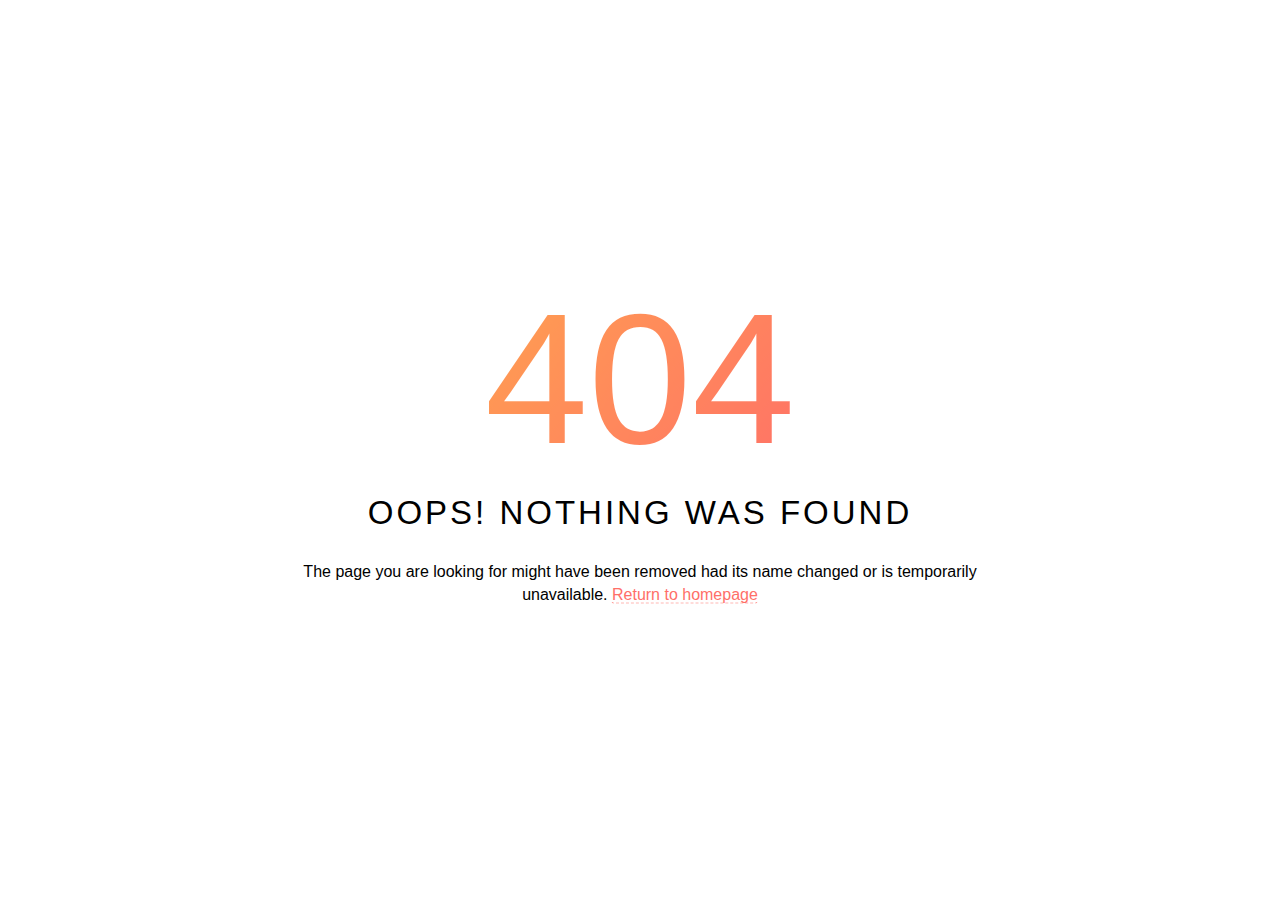
<file: 404error.html>
<!DOCTYPE html>
<html lang="en">
<head>
  <meta charset="UTF-8">
  <meta name="viewport" content="width=device-width, initial-scale=1.0">
  <title>Error Page</title>
</head>
<body>
  <div id="notfound">
		<div class="notfound">
			<div class="notfound-404">
				<h1>404</h1>
			</div>
			<h2>Oops! Nothing was found</h2>
			<p>The page you are looking for might have been removed had its name changed or is temporarily unavailable. <a href="/index.html">Return to homepage</a></p>
		</div>
	</div>
</body>
</html>
<style>
  * {
  -webkit-box-sizing: border-box;
          box-sizing: border-box;
}

body {
  padding: 0;
  margin: 0;
}

#notfound {
  position: relative;
  height: 100vh;
}

#notfound .notfound {
  position: absolute;
  left: 50%;
  top: 50%;
  -webkit-transform: translate(-50%, -50%);
      -ms-transform: translate(-50%, -50%);
          transform: translate(-50%, -50%);
}

.notfound {
  max-width: 767px;
  width: 100%;
  line-height: 1.4;
  text-align: center;
  padding: 15px;
}

.notfound .notfound-404 {
  position: relative;
  height: 220px;
}

.notfound .notfound-404 h1 {
  font-family: 'Kanit', sans-serif;
  position: absolute;
  left: 50%;
  top: 50%;
  -webkit-transform: translate(-50%, -50%);
      -ms-transform: translate(-50%, -50%);
          transform: translate(-50%, -50%);
  font-size: 186px;
  font-weight: 200;
  margin: 0px;
  background: linear-gradient(130deg, #ffa34f, #ff6f68);
  color:transparent;
  -webkit-background-clip: text;
  background-clip: text;
  text-transform: uppercase;
}

.notfound h2 {
  font-family: 'Kanit', sans-serif;
  font-size: 33px;
  font-weight: 200;
  text-transform: uppercase;
  margin-top: 0px;
  margin-bottom: 25px;
  letter-spacing: 3px;
}


.notfound p {
  font-family: 'Kanit', sans-serif;
  font-size: 16px;
  font-weight: 200;
  margin-top: 0px;
  margin-bottom: 25px;
}


.notfound a {
  font-family: 'Kanit', sans-serif;
  color: #ff6f68;
  font-weight: 200;
  text-decoration: none;
  border-bottom: 1px dashed #ff6f68;
  border-radius: 2px;
}


@media only screen and (max-width: 480px) {
  .notfound .notfound-404 {
    position: relative;
    height: 168px;
  }

  .notfound .notfound-404 h1 {
    font-size: 142px;
  }

  .notfound h2 {
    font-size: 22px;
  }
}

</style>
</file>
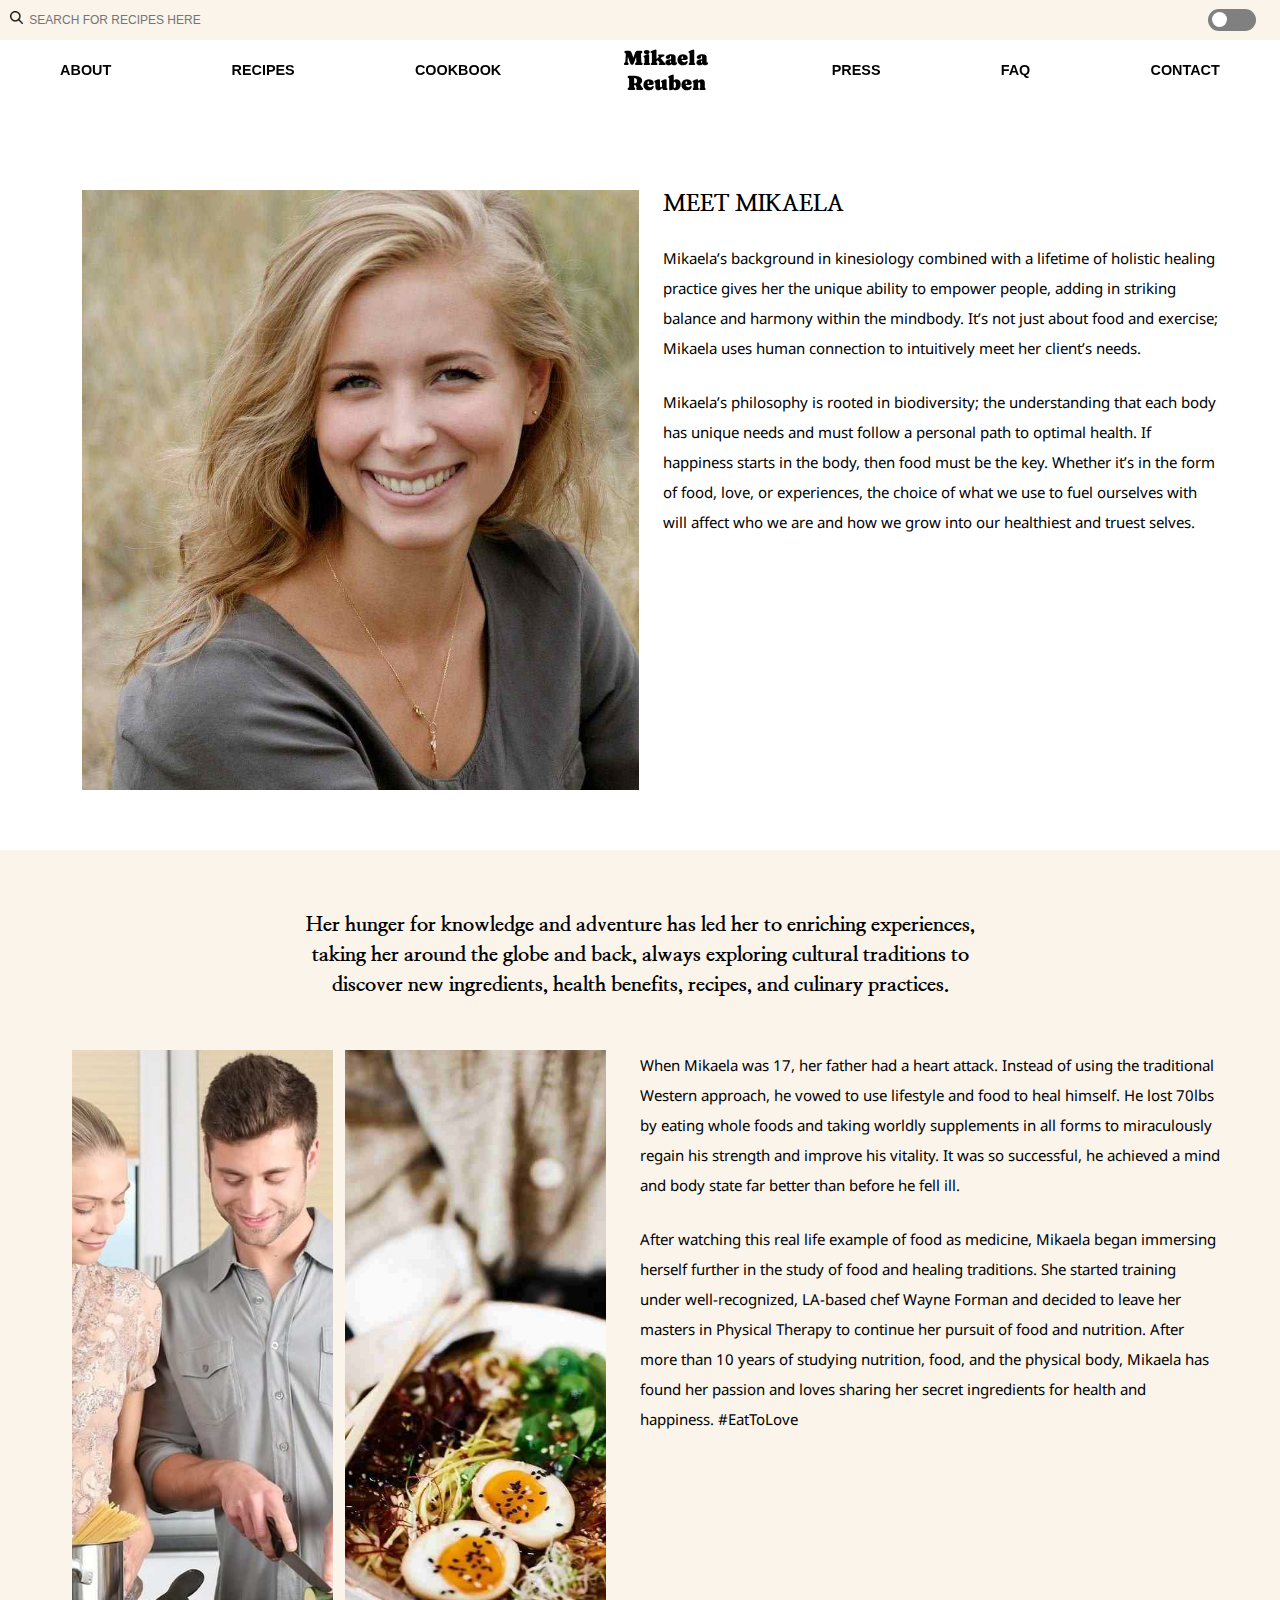
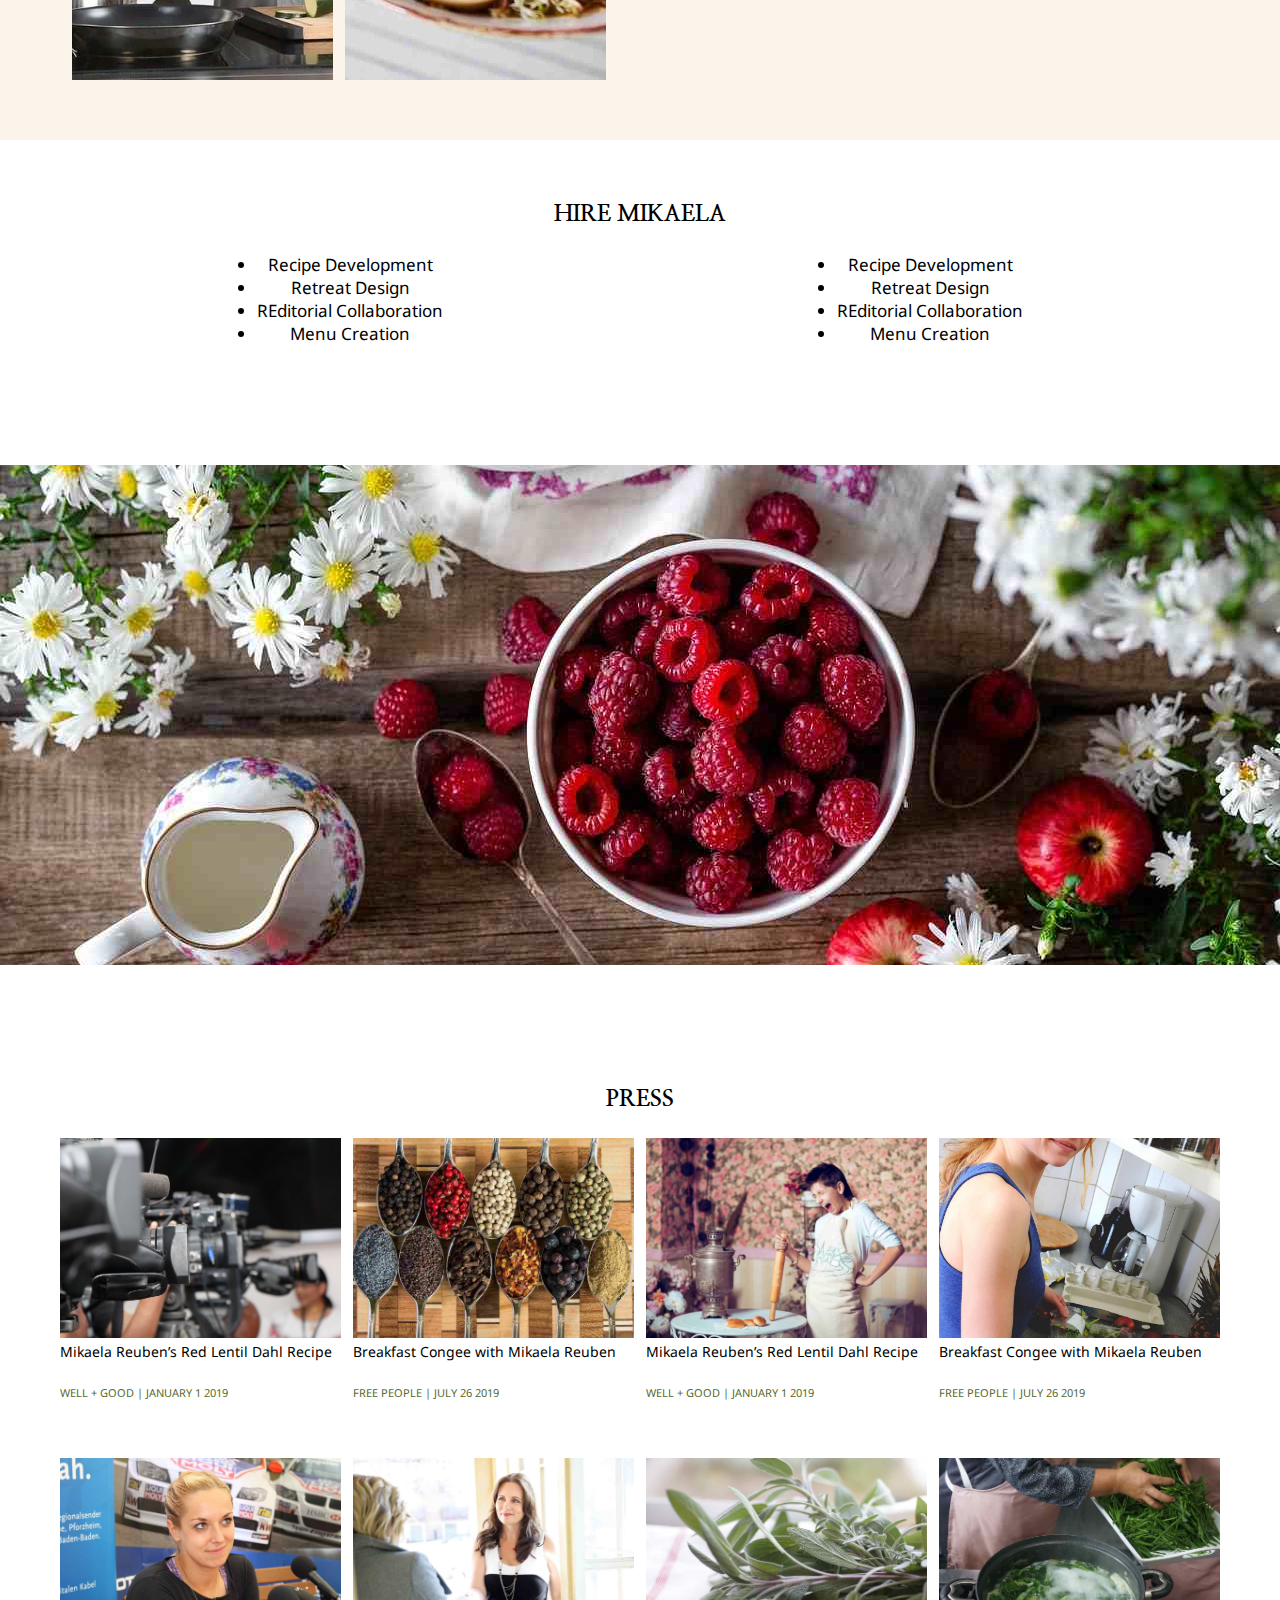
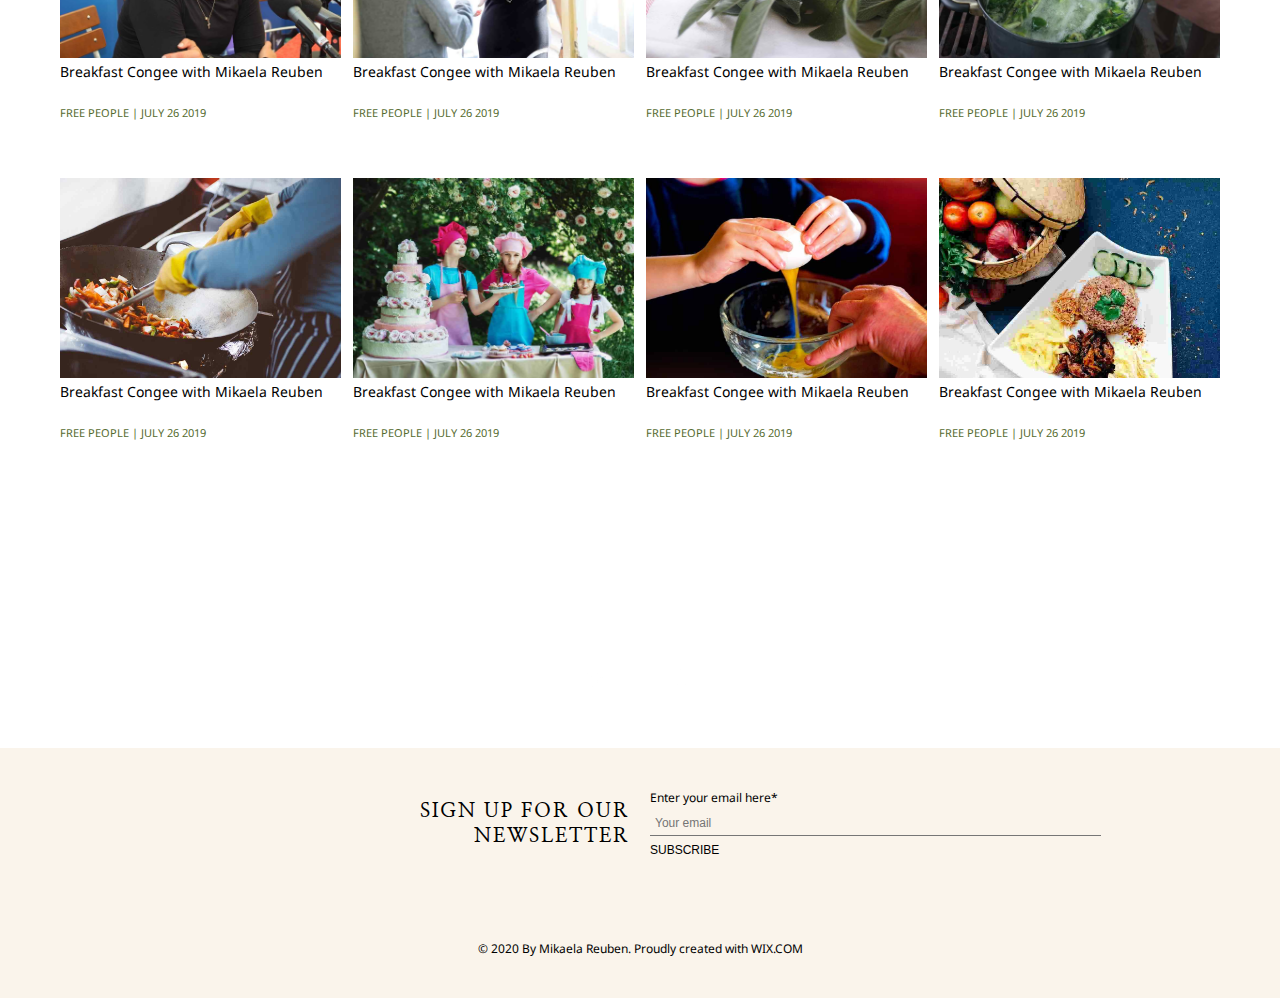
<file: pages/about.html>
<!DOCTYPE html>
<html lang="en">
<head>
    <meta charset="UTF-8">
    <meta name="viewport" content="width=device-width>, initial-scale=1.0">
    <link rel="stylesheet" href="../css/about.css">
    <link rel="stylesheet" href="../css/header.css">
    <link rel="stylesheet" href="../css/footer.css">

    <title>ABOUT</title>
</head>
<body>
    <div class="wrap">

        <header>
            <div class="top-box">
                <span class="header-search">
                    <a href="#"><img src="../assets/icons/search.png" /></a>
                    <input type="text" name="searchBox" placeholder=" SEARCH FOR RECIPES HERE">
                </span>
                <label class="switch">
                    <input id="switch" type="checkbox">
                    <span class="slider"></span>
                </label>
                <!-- <span class="header-icons">
                    <a href="#"><img src="../assets/icons/shopping_basket.png"/></a>
                    <a href="#"><img src="../assets/icons/facebook.png" /></a>
                    <a href="#"><img src="../assets/icons/youtube.webp" /></a>
                </span> -->
            </div>
            <div class="top-nav">
                <ui class="menu active">
                    <li class="yellow underline"><a href="./about.html">ABOUT</a></li>
                    <li class="yellow underline"><a href="./recipes.html">RECIPES</a></li>
                    <li class="yellow underline"><a href="./cookbook.html">COOKBOOK</a></li>
                    <li><a href="../index.html"><span class="logo">Mikaela Reuben</span></a></li>
                    <li class="yellow underline"><a href="./about.html#press">PRESS</a></li>
                    <li class="yellow underline"><a href="./faq.html">FAQ</a></li>
                    <li class="yellow underline"><a href="./contact.html">CONTACT</a></li>
                </ui>
                <a href="#" class="navbar__toggleBtn"> <img src="../assets/icons/menu.png"  width="30px" height="30px"></a>
            </div>
        </header>

        
        <div class="about-page-main">

            <section id="about">
                <div id="about-content">
                    <h2>
                        MEET MIKAELA
                    </h2>
                    <p>
                        Mikaela’s background in kinesiology combined with a lifetime of holistic healing practice gives her the unique ability to empower people, adding in striking balance and harmony within the mindbody. It’s not just about food and exercise; Mikaela uses human connection to intuitively meet her client’s needs.
                    </p>
                    <p>
                        Mikaela’s philosophy is rooted in biodiversity; the understanding that each body has unique needs and must follow a personal path to optimal health. If happiness starts in the body, then food must be the key. Whether it’s in the form of food, love, or experiences, the choice of what we use to fuel ourselves with will affect who we are and how we grow into our healthiest and truest selves.
                    </p>
                </div>
                <img src="../assets/images/woman-model.jpg" />
            </section>

            <section id="infomation">
                <h2>
                    Her hunger for knowledge and adventure has led her to enriching experiences, taking her around the globe and back, always exploring cultural traditions to discover new ingredients, health benefits, recipes, and culinary practices. 
                </h2>
                <div>
                    <div id="infomation-content">
                        <p>
                            When Mikaela was 17, her father had a heart attack. Instead of using the traditional Western approach, he vowed to use lifestyle and food to heal himself. He lost 70lbs by eating whole foods and taking worldly supplements in all forms to miraculously regain his strength and improve his vitality. It was so successful, he achieved a mind and body state far better than before he fell ill.
                        </p>
                        <p>
                            After watching this real life example of food as medicine, Mikaela began immersing herself further in the study of food and healing traditions. She started training under well-recognized, LA-based chef Wayne Forman and decided to leave her masters in Physical Therapy to continue her pursuit of food and nutrition. After more than 10 years of studying nutrition, food, and the physical body, Mikaela has found her passion and loves sharing her secret ingredients for health and happiness. #EatToLove
                        </p>
                    </div>
                    <div id="infomation-content-img">
                        <img src="../assets/images/woman&man.jpg" />
                        <img src="../assets/images/ramen.jpg" />
                    </div>
                </div>
            </section>

            <section id="hire">
                <h2>
                    HIRE MIKAELA
                </h2>
                <div id="hire-content">
                    <ul>
                        <li>Recipe Development</li>
                        <li>Retreat Design</li>
                        <li>REditorial Collaboration</li>
                        <li>Menu Creation</li>
                    </ul>
                    <ul>
                        <li>Recipe Development</li>
                        <li>Retreat Design</li>
                        <li>REditorial Collaboration</li>
                        <li>Menu Creation</li>
                    </ul>
                </div>
            </section>

            <!-- <section id="cred">
                <div id="about-content">
                    <h2>
                        HIRE MIKAELA
                    </h2>
                    <ul>
                        <li>BSC in Kinesiology, University of Victoria</li>
                        <li>Certified Holistic Health Counselor accredited through the State University of New York and Institute of Integrative Nutrition</li>
                        <li>Privately trained by Chef Wayne Forman, owner of Wayno’s Catering based in Los Angeles, California</li>
                        <li>Raw Chef Training, RAW Foundation, Vancouver BC</li>
                        <li>Certified Personal Trainer and certified Sports Nutritionist through the American Sports and Fitness Association</li>
                    </ul>
                </div>
            </section> -->

            <img id="raspberries" src="../assets/images/raspberries.jpg" />

            <section id="press">
                <h2>
                    PRESS
                </h2>
                <div id="press-content">
                    <div class="press-content-inside">
                        <img src="../assets/images/press1.jpg" />
                        <p>Mikaela Reuben’s Red Lentil Dahl Recipe</p>
                        <p>WELL + GOOD | JANUARY 1 2019</p>
                    </div>
                    <div class="press-content-inside">
                        <img src="../assets/images/press2.jpg" />
                        <p>Breakfast Congee with Mikaela Reuben</p>
                        <p>FREE PEOPLE | JULY 26 2019</p>
                    </div>
                    <div class="press-content-inside">
                        <img src="../assets/images/press3.jpg" />
                        <p>Mikaela Reuben’s Red Lentil Dahl Recipe</p>
                        <p>WELL + GOOD | JANUARY 1 2019</p>
                    </div>
                    <div class="press-content-inside">
                        <img src="../assets/images/press4.jpg" />
                        <p>Breakfast Congee with Mikaela Reuben</p>
                        <p>FREE PEOPLE | JULY 26 2019</p>
                    </div>
                    <div class="press-content-inside">
                        <img src="../assets/images/interview.jpg" />
                        <p>Breakfast Congee with Mikaela Reuben</p>
                        <p>FREE PEOPLE | JULY 26 2019</p>
                    </div>
                    <div class="press-content-inside">
                        <img src="../assets/images/job-interview.jpg" />
                        <p>Breakfast Congee with Mikaela Reuben</p>
                        <p>FREE PEOPLE | JULY 26 2019</p>
                    </div>
                    <div class="press-content-inside">
                        <img src="../assets/images/press5.jpg" />
                        <p>Breakfast Congee with Mikaela Reuben</p>
                        <p>FREE PEOPLE | JULY 26 2019</p>
                    </div>
                    <div class="press-content-inside">
                        <img src="../assets/images/press6.jpg" />
                        <p>Breakfast Congee with Mikaela Reuben</p>
                        <p>FREE PEOPLE | JULY 26 2019</p>
                    </div>
                    <div class="press-content-inside">
                        <img src="../assets/images/press7.jpg" />
                        <p>Breakfast Congee with Mikaela Reuben</p>
                        <p>FREE PEOPLE | JULY 26 2019</p>
                    </div>
                    <div class="press-content-inside">
                        <img src="../assets/images/press8.jpg" />
                        <p>Breakfast Congee with Mikaela Reuben</p>
                        <p>FREE PEOPLE | JULY 26 2019</p>
                    </div>
                    <div class="press-content-inside">
                        <img src="../assets/images/press9.jpg" />
                        <p>Breakfast Congee with Mikaela Reuben</p>
                        <p>FREE PEOPLE | JULY 26 2019</p>
                    </div>
                    <div class="press-content-inside">
                        <img src="../assets/images/press10.jpg" />
                        <p>Breakfast Congee with Mikaela Reuben</p>
                        <p>FREE PEOPLE | JULY 26 2019</p>
                    </div>
                </div>
            </section>
            
        </div>


        <footer class="footer">
            <div id="footer1">
                <span><a href="./contact.html">CONTACT ></a></span>
                <span><a href="./about.html">ABOUT MIKAELA ></a></span>
                <span><a href="./contact.html">HIRE MIKAELA ></a></span>
                <span class="footer-icons">
                    <a href="#"><img src="../assets/icons/insta_white.png" /></a>
                    <a href="#"><img src="../assets/icons/facebook_white.png" /></a>
                    <a href="#"><img src="../assets/icons/youtube_white.png" /></a>
                </span>
            </div>
            <div id="footer2">
                <div>SIGN UP FOR OUR<br>NEWSLETTER</div>
                <div>
                    <div>Enter your email here*</div>
                    <input type="email" name="email" placeholder="Your email">
                    <button id="ebook-button">SUBSCRIBE</button>
                </div>
                <div>
                    © 2020 By Mikaela Reuben. Proudly created with WIX.COM
                </div>
            </div>
        </footer>
        <script type="text/javascript" src="../pages.js"></script>
    </div>
</body>
</html>
</file>
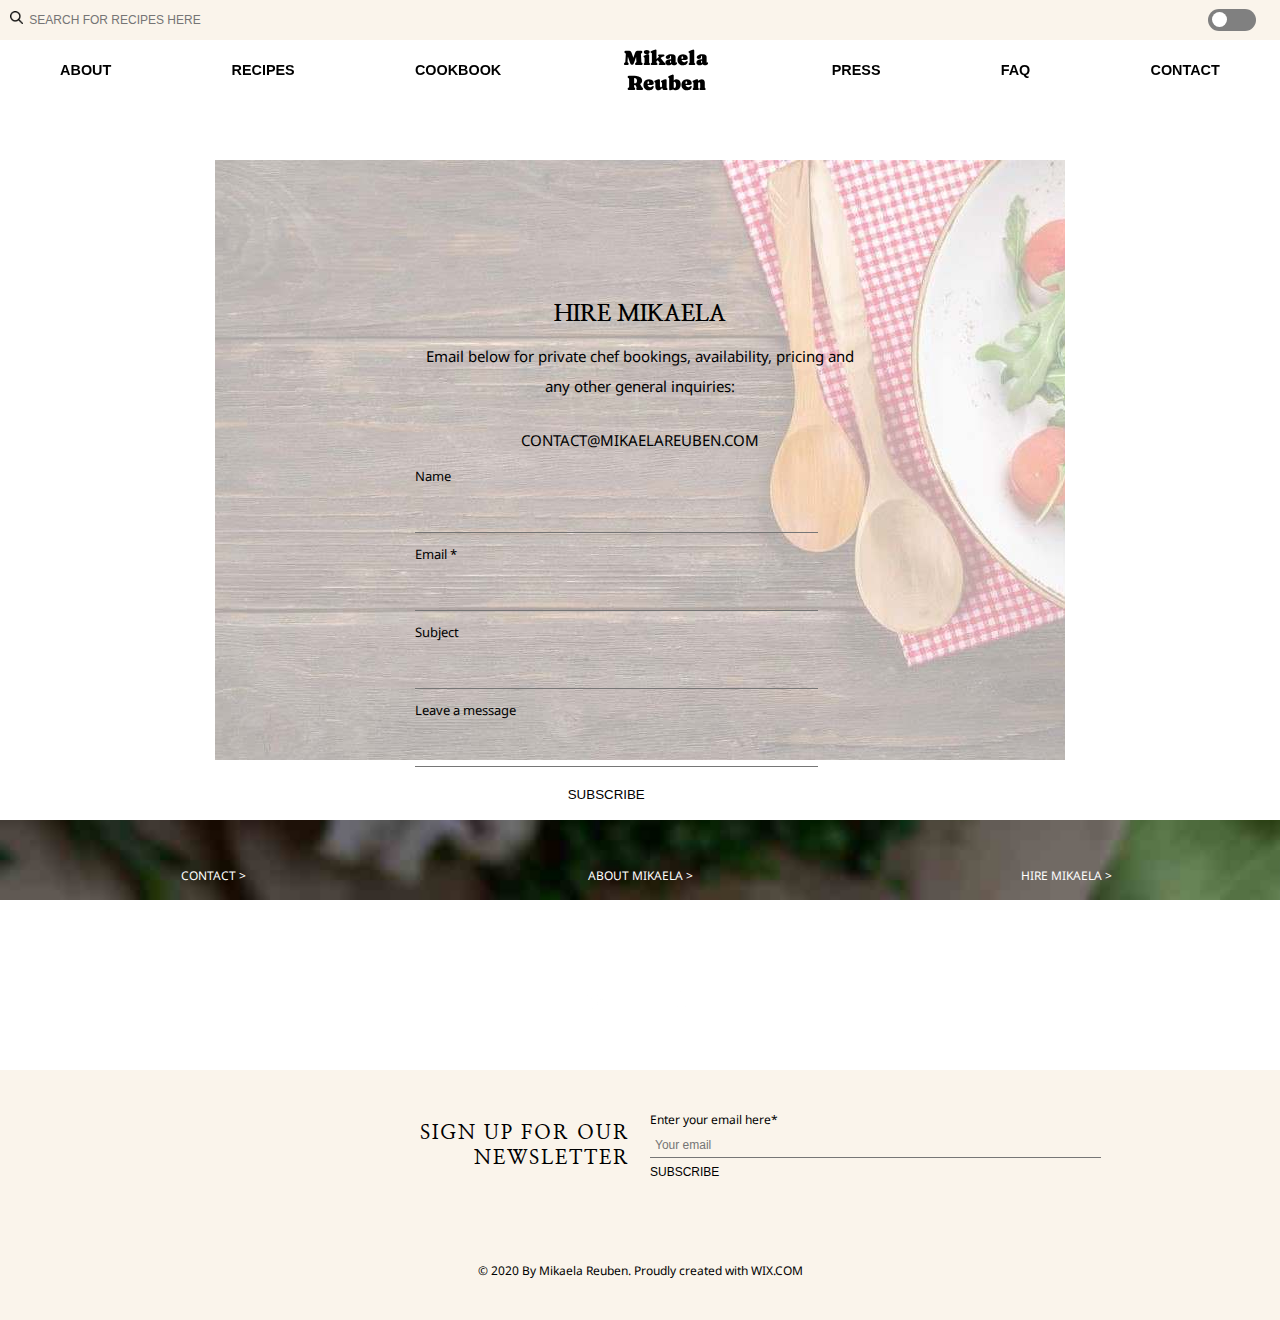
<file: pages/contact.html>
<!DOCTYPE html>
<html lang="en">
<head>
    <meta charset="UTF-8">
    <meta name="viewport" content="width=device-width>, initial-scale=1.0">
    <link rel="stylesheet" href="../css/contact.css">
    <link rel="stylesheet" href="../css/header.css">
    <link rel="stylesheet" href="../css/footer.css">

    <title>ABOUT</title>
</head>
<body>
    <div class="wrap">

        <header>
            <div class="top-box">
                <span class="header-search">
                    <a href="#"><img src="../assets/icons/search.png" /></a>
                    <input type="text" name="searchBox" placeholder=" SEARCH FOR RECIPES HERE">
                </span>
                <label class="switch">
                    <input id="switch" type="checkbox">
                    <span class="slider"></span>
                </label>
                <!-- <span class="header-icons">
                    <a href="#"><img src="../assets/icons/shopping_basket.png"/></a>
                    <a href="#"><img src="../assets/icons/facebook.png" /></a>
                    <a href="#"><img src="../assets/icons/youtube.webp" /></a>
                </span> -->
            </div>
            <div class="top-nav">
                <ui class="menu active">
                    <li class="yellow underline"><a href="./about.html">ABOUT</a></li>
                    <li class="yellow underline"><a href="./recipes.html">RECIPES</a></li>
                    <li class="yellow underline"><a href="./cookbook.html">COOKBOOK</a></li>
                    <li><a href="../index.html"><span class="logo">Mikaela Reuben</span></a></li>
                    <li class="yellow underline"><a href="./about.html#press">PRESS</a></li>
                    <li class="yellow underline"><a href="./faq.html">FAQ</a></li>
                    <li class="yellow underline"><a href="./contact.html">CONTACT</a></li>
                </ui>
                <a href="#" class="navbar__toggleBtn"> <img src="../assets/icons/menu.png"  width="30px" height="30px"></a>
            </div>
        </header>

       
        <div class="contact-main">
            <div id="contact-background-img">
                <div id="contact-content">
                    <h2>
                        HIRE MIKAELA
                    </h2>
                    <p>
                        Email below for private chef bookings, availability, pricing and any other general inquiries:
                    </p>
                    <p>
                        CONTACT@MIKAELAREUBEN.COM
                    </p>
                    <form action>
                    <div class="contact"> 
                        <div>Name</div>
                        <input type="text" name="name">
                        <div>Email *</div>
                        <input type="email" name="email" required>
                        <div>Subject</div>
                        <input type="text" name="subject">
                        <div>Leave a message</div>
                        <input type="text" name="message">
                        <button type="submit" id="email-button">SUBSCRIBE</button>
                    </div>
                    </form>
                </div>
            </div>
        </div>
        
        
        <footer class="footer">
            <div id="footer1">
                <span><a href="./contact.html">CONTACT ></a></span>
                <span><a href="./about.html">ABOUT MIKAELA ></a></span>
                <span><a href="./contact.html">HIRE MIKAELA ></a></span>
                <span class="footer-icons">
                    <a href="#"><img src="../assets/icons/insta_white.png" /></a>
                    <a href="#"><img src="../assets/icons/facebook_white.png" /></a>
                    <a href="#"><img src="../assets/icons/youtube_white.png" /></a>
                </span>
            </div>
            <div id="footer2">
                <div>SIGN UP FOR OUR<br>NEWSLETTER</div>
                <div>
                    <div>Enter your email here*</div>
                    <input type="email" name="email" placeholder="Your email">
                    <button id="ebook-button">SUBSCRIBE</button>
                </div>
                <div>
                    © 2020 By Mikaela Reuben. Proudly created with WIX.COM
                </div>
            </div>
        </footer>

    </div>
    <script type="text/javascript" src="../pages.js"></script>
</body>
</html>
</file>
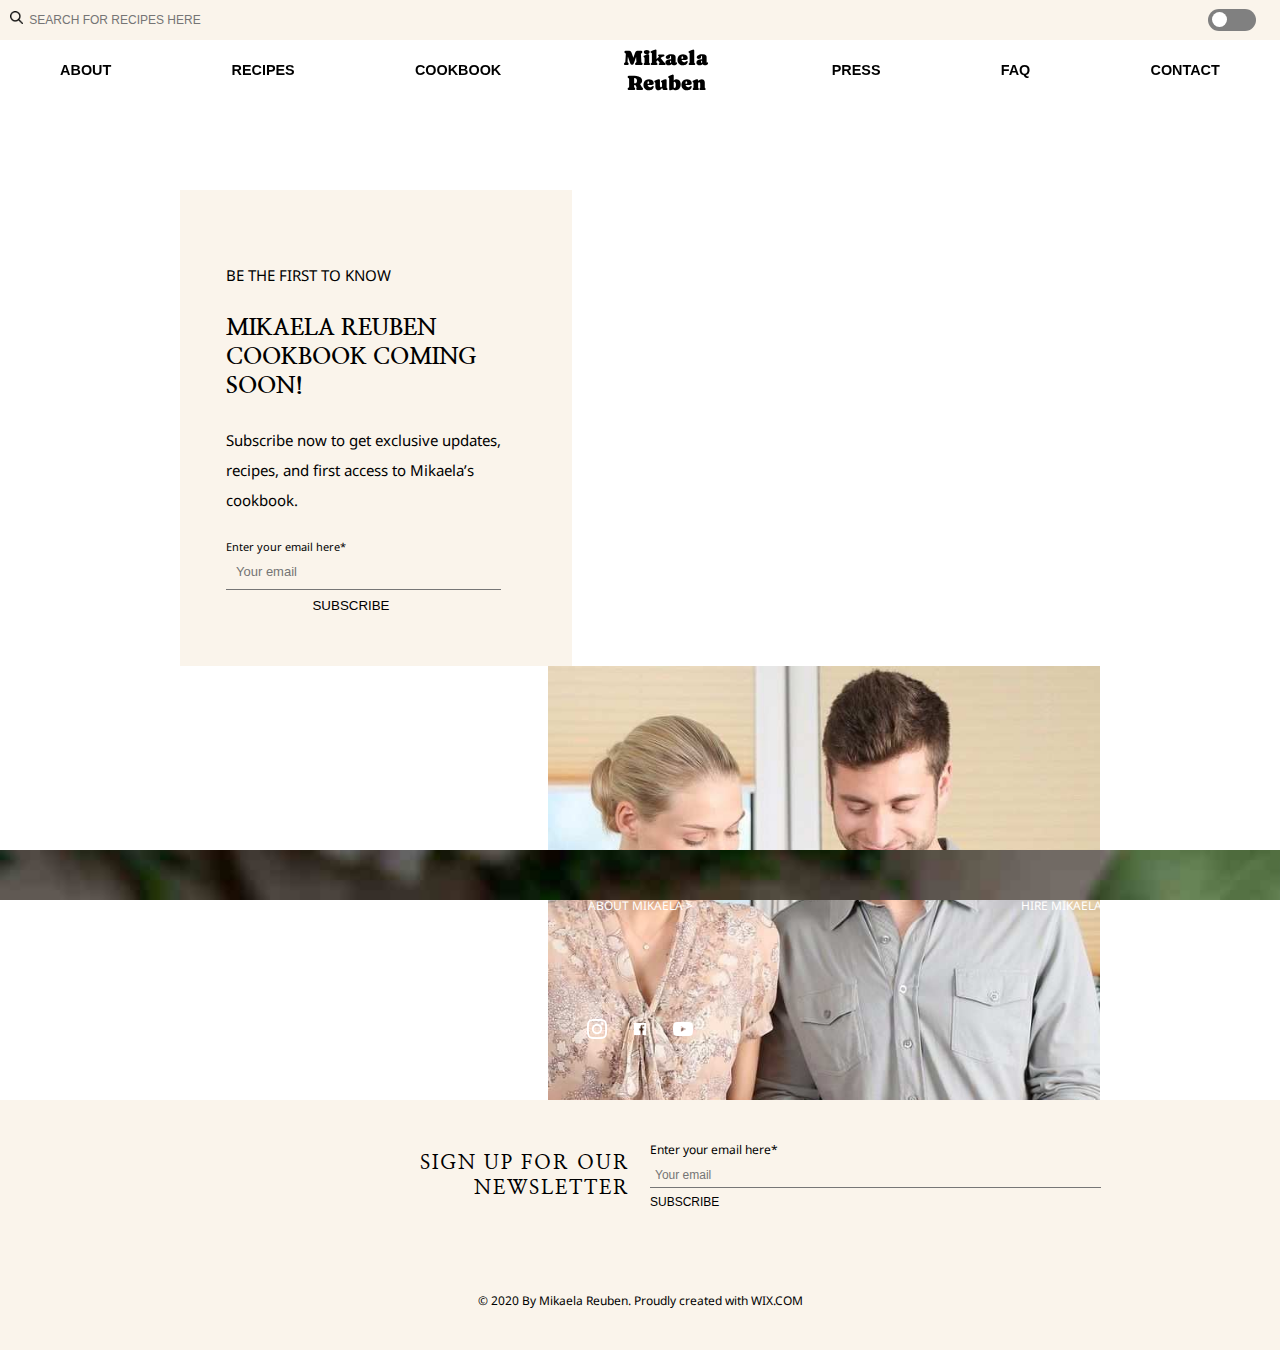
<file: pages/cookbook.html>
<!DOCTYPE html>
<html lang="en">
<head>
    <meta charset="UTF-8">
    <meta name="viewport" content="width=device-width>, initial-scale=1.0">
    <link rel="stylesheet" href="../css/cookbook.css">
    <link rel="stylesheet" href="../css/header.css">
    <link rel="stylesheet" href="../css/footer.css">

    <title>ABOUT</title>
</head>
<body>
    <div class="wrap">

        <header>
            <div class="top-box">
                <span class="header-search">
                    <a href="#"><img src="../assets/icons/search.png" /></a>
                    <input type="text" name="searchBox" placeholder=" SEARCH FOR RECIPES HERE">
                </span>
                <label class="switch">
                    <input id="switch" type="checkbox">
                    <span class="slider"></span>
                </label>
                <!-- <span class="header-icons">
                    <a href="#"><img src="../assets/icons/shopping_basket.png"/></a>
                    <a href="#"><img src="../assets/icons/facebook.png" /></a>
                    <a href="#"><img src="../assets/icons/youtube.webp" /></a>
                </span> -->
            </div>
            <div class="top-nav">
                <ui class="menu active">
                    <li class="yellow underline"><a href="./about.html">ABOUT</a></li>
                    <li class="yellow underline"><a href="./recipes.html">RECIPES</a></li>
                    <li class="yellow underline"><a href="./cookbook.html">COOKBOOK</a></li>
                    <li><a href="../index.html"><span class="logo">Mikaela Reuben</span></a></li>
                    <li class="yellow underline"><a href="./about.html#press">PRESS</a></li>
                    <li class="yellow underline"><a href="./faq.html">FAQ</a></li>
                    <li class="yellow underline"><a href="./contact.html">CONTACT</a></li>
                </ui>
                <a href="#" class="navbar__toggleBtn"> <img src="../assets/icons/menu.png"  width="30px" height="30px"></a>
            </div>
        </header>

        
        <div class="cookbook-main">
            <div id="cookbook-content">
                <p>
                    BE THE FIRST TO KNOW
                </p>
                <h2>
                    MIKAELA REUBEN COOKBOOK COMING SOON!
                </h2>
                <p>
                    Subscribe now to get exclusive updates, recipes, and first access to Mikaela’s cookbook.
                </p>
                <div class="cookbook-email"> 
                    <div>Enter your email here*</div>
                    <input type="email" name="email" placeholder="Your email">
                    <button id="email-button">SUBSCRIBE</button>
                </div>
            </div>
            <img src="../assets/images/woman&man.jpg" />
        </div>


        <footer class="footer">
            <div id="footer1">
                <span><a href="./contact.html">CONTACT ></a></span>
                <span><a href="./about.html">ABOUT MIKAELA ></a></span>
                <span><a href="./contact.html">HIRE MIKAELA ></a></span>
                <span class="footer-icons">
                    <a href="#"><img src="../assets/icons/insta_white.png" /></a>
                    <a href="#"><img src="../assets/icons/facebook_white.png" /></a>
                    <a href="#"><img src="../assets/icons/youtube_white.png" /></a>
                </span>
            </div>
            <div id="footer2">
                <div>SIGN UP FOR OUR<br>NEWSLETTER</div>
                <div>
                    <div>Enter your email here*</div>
                    <input type="email" name="email" placeholder="Your email">
                    <button id="ebook-button">SUBSCRIBE</button>
                </div>
                <div>
                    © 2020 By Mikaela Reuben. Proudly created with WIX.COM
                </div>
            </div>
        </footer>

    </div>
    <script type="text/javascript" src="../pages.js"></script>
</body>
</html>
</file>
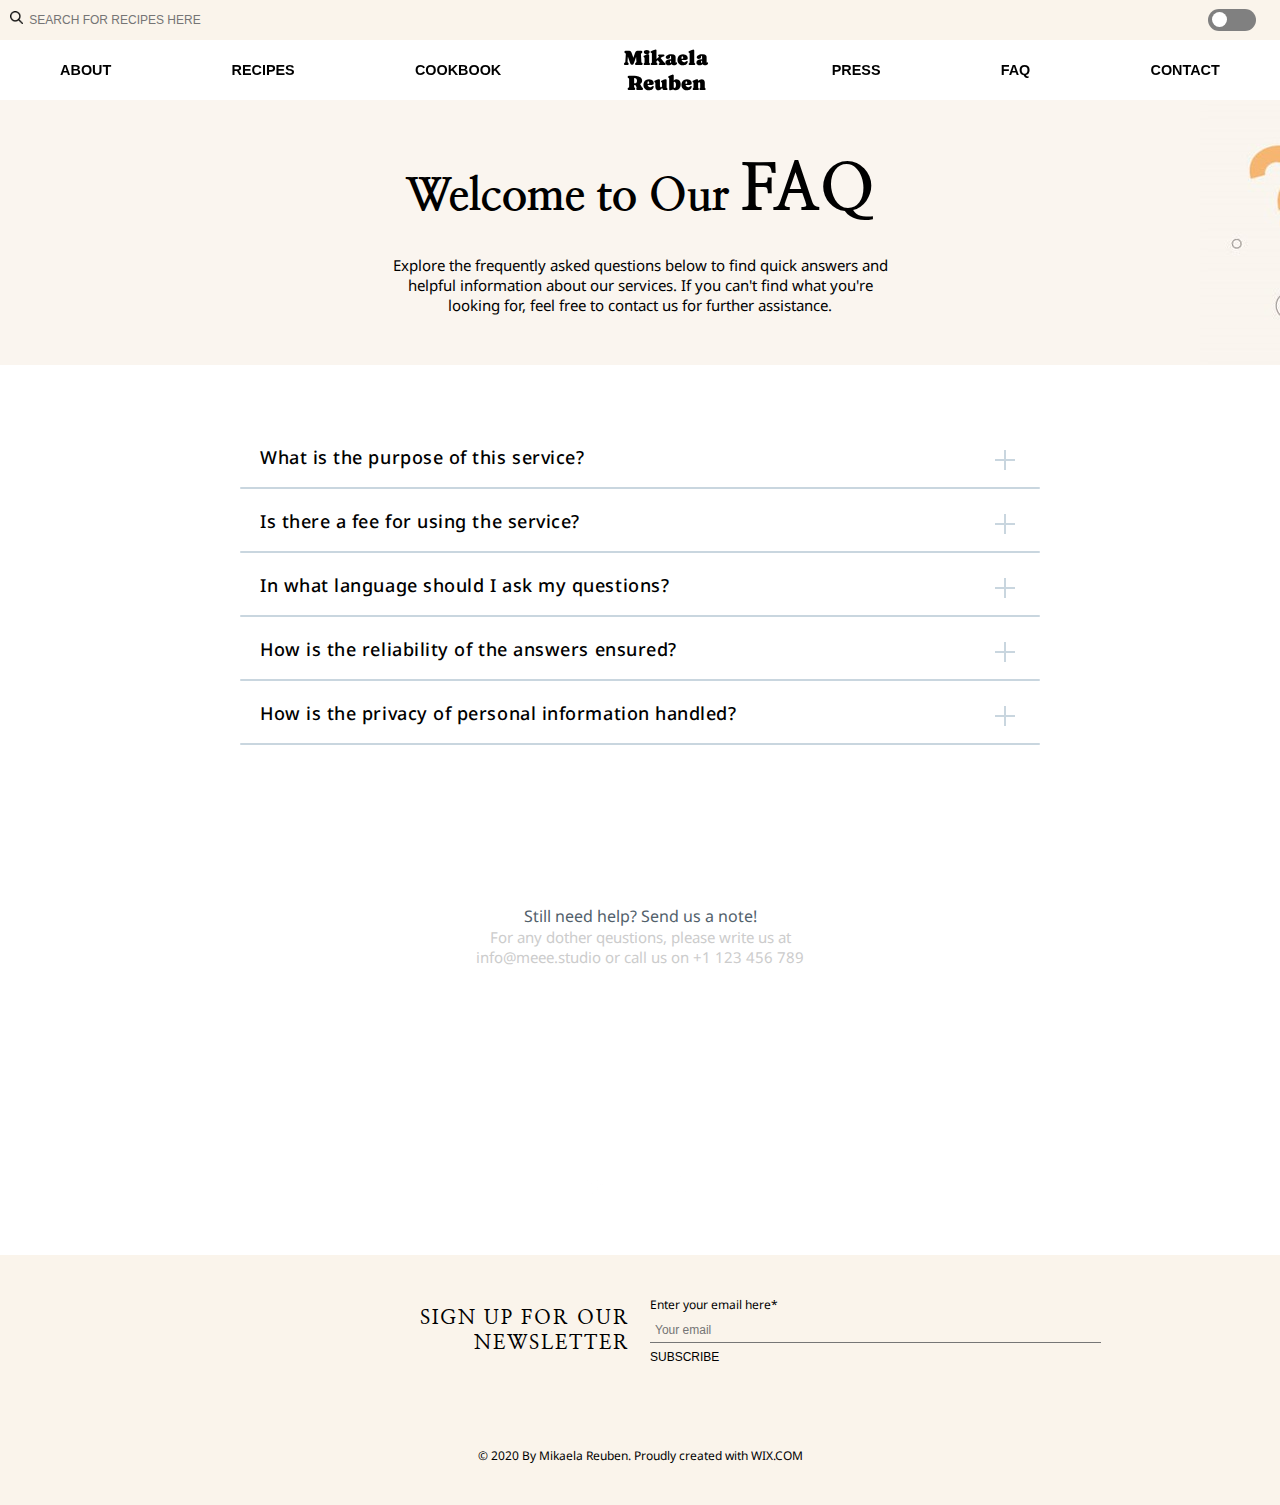
<file: pages/faq.html>
<!DOCTYPE html>
<html lang="en">

<head>
    <meta charset="UTF-8">
    <meta name="viewport" content="width=device-width>, initial-scale=1.0">
    <link rel="stylesheet" href="../css/faq.css">
    <link rel="stylesheet" href="../css/header.css">
    <link rel="stylesheet" href="../css/footer.css">

    <title>FAQ</title>
</head>

<body>
    <div class="wrap">

        <header>
            <div class="top-box">
                <span class="header-search">
                    <a href="#"><img src="../assets/icons/search.png" /></a>
                    <input type="text" name="searchBox" placeholder=" SEARCH FOR RECIPES HERE">
                </span>
                <label class="switch">
                    <input id="switch" type="checkbox">
                    <span class="slider"></span>
                </label>
                <!-- <span class="header-icons">
                    <a href="#"><img src="../assets/icons/shopping_basket.png"/></a>
                    <a href="#"><img src="../assets/icons/facebook.png" /></a>
                    <a href="#"><img src="../assets/icons/youtube.webp" /></a>
                </span> -->
            </div>
            <div class="top-nav">
                <ui class="menu active">
                    <li class="yellow underline"><a href="./about.html">ABOUT</a></li>
                    <li class="yellow underline"><a href="./recipes.html">RECIPES</a></li>
                    <li class="yellow underline"><a href="./cookbook.html">COOKBOOK</a></li>
                    <li><a href="../index.html"><span class="logo">Mikaela Reuben</span></a></li>
                    <li class="yellow underline"><a href="./about.html#press">PRESS</a></li>
                    <li class="yellow underline"><a href="./faq.html">FAQ</a></li>
                    <li class="yellow underline"><a href="./contact.html">CONTACT</a></li>
                </ui>
                <a href="#" class="navbar__toggleBtn"> <img src="../assets/icons/menu.png"  width="30px" height="30px"></a>
            </div>
        </header>

        <div class="faq-title">
            <h1>Welcome to Our <span>FAQ</span></h1>
            <div>Explore the frequently asked questions below to find quick answers and helpful information about our services. If you can't find what you're looking for, feel free to contact us for further assistance.</div>    
        </div>

        <div class="faq-main">
             <div class="container">
                <ul class="accordion">
                    <li class="item">
                        <h2 class="accordion-title">What is the purpose of this service?<span class="icon"></span></h2>
                        <div class="text">
                            Our service aims to provide assistance across various fields, addressing user inquiries and offering information.
                        </div>
                    </li>
                    <li class="item">
                        <h2 class="accordion-title">Is there a fee for using the service?<span class="icon"></span></h2>
                        <div class="text">
                            No, currently, you can use this service free of charge.
                        </div>
                    </li>
                    <li class="item">
                        <h2 class="accordion-title">In what language should I ask my questions?<span class="icon"></span></h2>
                        <div class="text">
                            Please ask your questions in English for more accurate and prompt responses.
                        </div>
                    </li>
                    <li class="item">
                        <h2 class="accordion-title">How is the reliability of the answers ensured?<span class="icon"></span></h2>
                        <div class="text">
                            Answers are based on the latest information, and efforts are made to provide accurate content. However, we cannot guarantee the accuracy of all information.
                        </div>
                    </li>
                    <li class="item">
                        <h2 class="accordion-title">How is the privacy of personal information handled?<span class="icon"></span></h2>
                        <div class="text">
                            User privacy is protected, and service usage records are processed to make personal identification difficult. For more details, please refer to our Privacy Policy.
                        </div>
                    </li>
                </ul>
            </div>
            
        </div>
        <div class="faq-another">
                <p>Still need help? Send us a note!</p>
                <p>For any dother qeustions, please write us at</p>
                <p>info@meee.studio or call us on +1 123 456 789</p>
        </div>


        <footer class="footer">
            <div id="footer1">
                <span><a href="./contact.html">CONTACT ></a></span>
                <span><a href="./about.html">ABOUT MIKAELA ></a></span>
                <span><a href="./contact.html">HIRE MIKAELA ></a></span>
                <span class="footer-icons">
                    <a href="#"><img src="../assets/icons/insta_white.png" /></a>
                    <a href="#"><img src="../assets/icons/facebook_white.png" /></a>
                    <a href="#"><img src="../assets/icons/youtube_white.png" /></a>
                </span>
            </div>
            <div id="footer2">
                <div>SIGN UP FOR OUR<br>NEWSLETTER</div>
                <div>
                    <div>Enter your email here*</div>
                    <input type="email" name="email" placeholder="Your email">
                    <button id="ebook-button">SUBSCRIBE</button>
                </div>
                <div>
                    © 2020 By Mikaela Reuben. Proudly created with WIX.COM
                </div>
            </div>
        </footer>

    </div>
    <script type="text/javascript" src="../pages.js"></script>
</body>

</html>

<script type="text/javascript">

    // variables

    const accordionBtn = document.querySelectorAll(".accordion-title");
    const texts = document.querySelectorAll(".text");
    const icons = document.querySelectorAll(".icon");

    console.log(accordionBtn, texts, icons);

    // event listener

    accordionBtn.forEach(el => {
        el.addEventListener("click", toogleAccordian);
    });

    // function

    function toogleAccordian(el) {

        const target = el.currentTarget;
        const targetIcon = el.currentTarget.children[0];
        const targetText = el.currentTarget.nextElementSibling;
        console.log(targetText);
        if (targetText.classList.contains("show")) {
            targetText.classList.remove("show");
            targetIcon.classList.remove("anime");
            target.classList.remove("accordionTitleActive");
        } else {
            accordionBtn.forEach(el => {
                el.classList.remove("accordionTitleActive");
                texts.forEach(el => {
                    el.classList.remove("show");
                });
                icons.forEach(el => {
                    el.classList.remove("anime");
                });
            });
            targetText.classList.add("show");

            target.classList.add("accordionTitleActive");
            targetIcon.classList.add("anime");
        }
    }
</script>
</file>
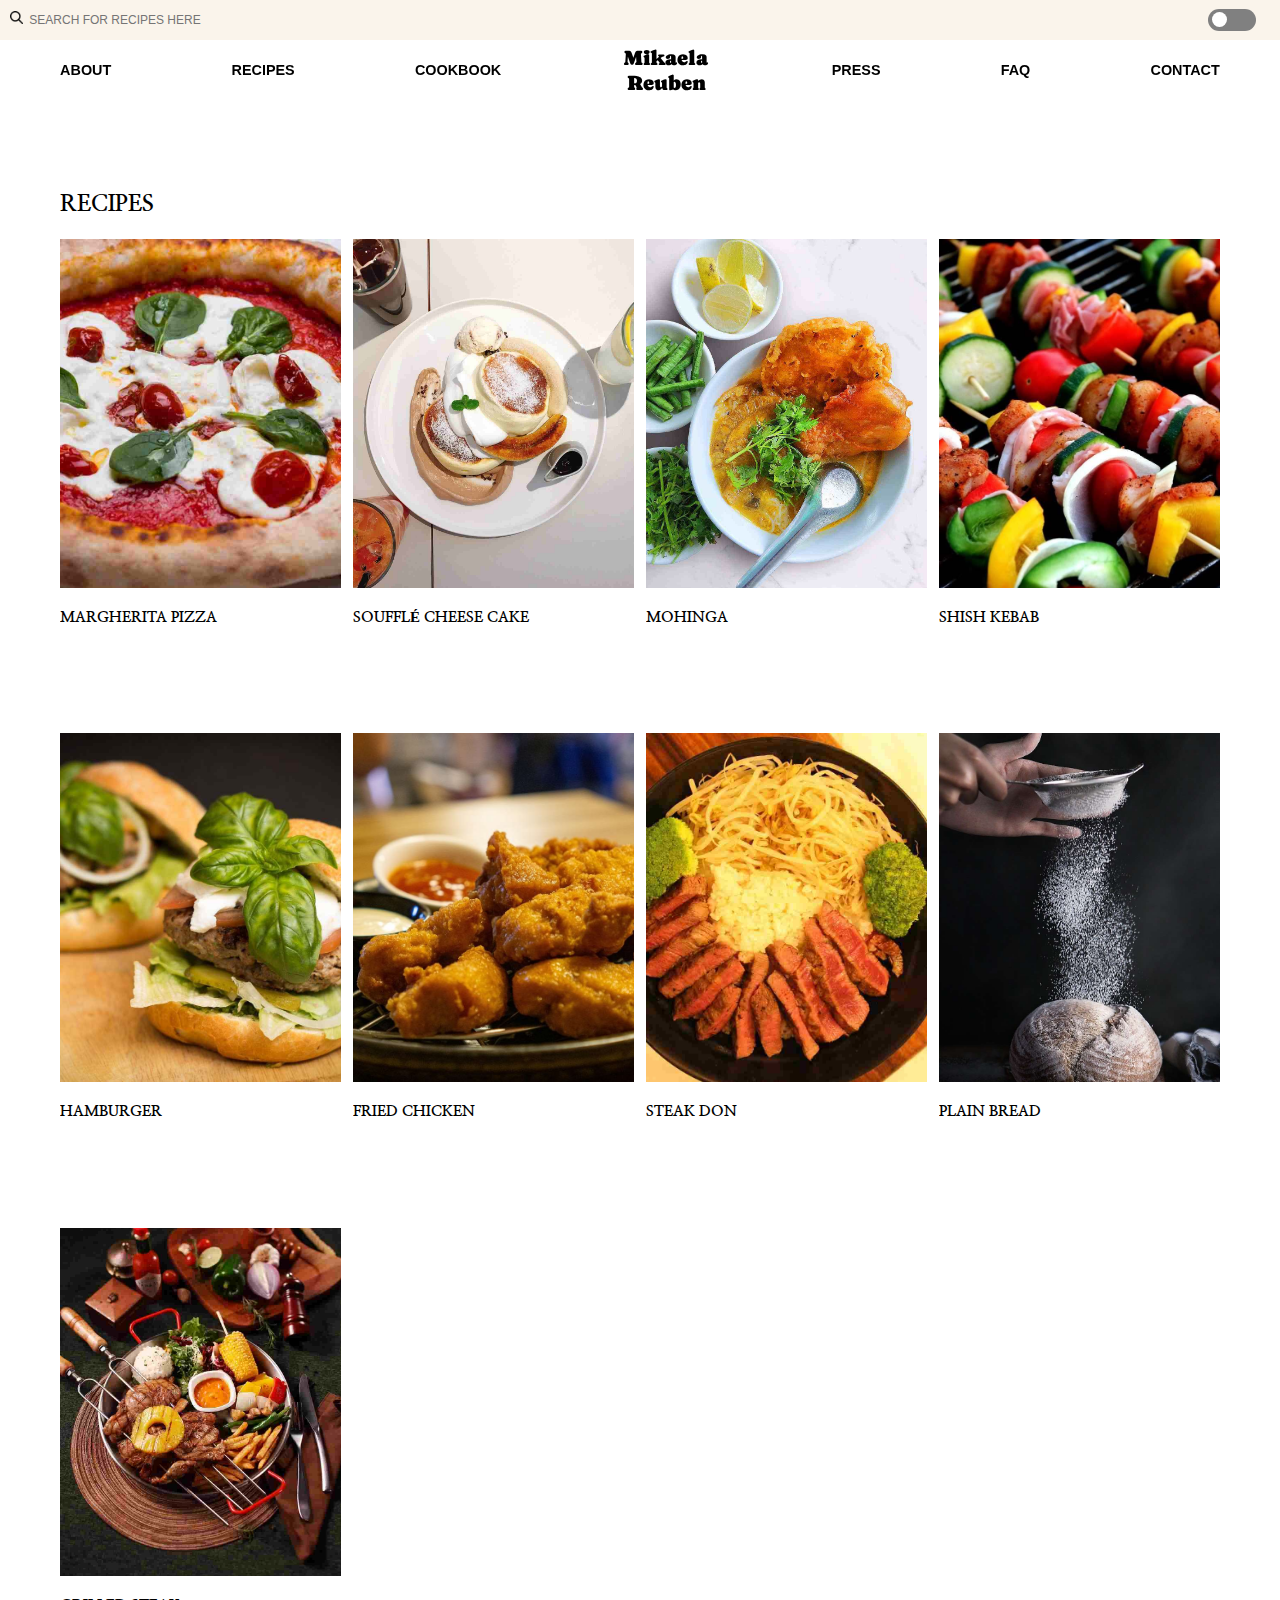
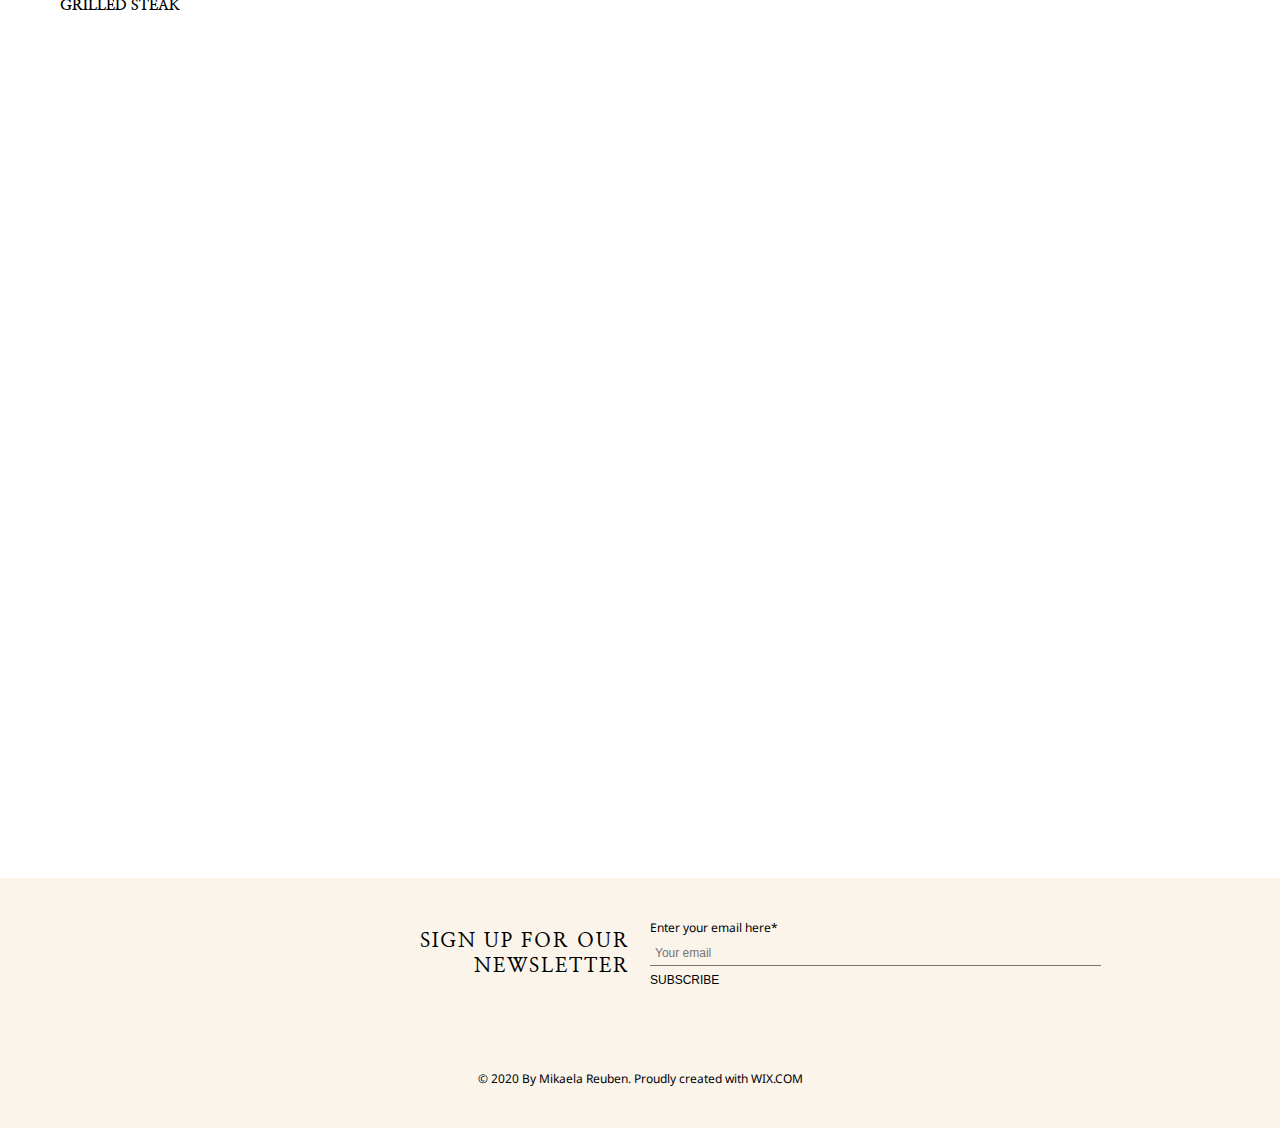
<file: pages/recipes.html>
<!DOCTYPE html>
<html lang="en">
<head>
    <meta charset="UTF-8">
    <meta name="viewport" content="width=device-width>, initial-scale=1.0">
    <link rel="stylesheet" href="../css/recipes.css">
    <link rel="stylesheet" href="../css/header.css">
    <link rel="stylesheet" href="../css/footer.css">

    <title>RECIPES</title>
</head>
<body>
    <div class="wrap">

        <header>
            <div class="top-box">
                <span class="header-search">
                    <a href="#"><img src="../assets/icons/search.png" /></a>
                    <input type="text" name="searchBox" placeholder=" SEARCH FOR RECIPES HERE">
                </span>
                <label class="switch">
                    <input id="switch" type="checkbox">
                    <span class="slider"></span>
                </label>
                <!-- <span class="header-icons">
                    <a href="#"><img src="../assets/icons/shopping_basket.png"/></a>
                    <a href="#"><img src="../assets/icons/facebook.png" /></a>
                    <a href="#"><img src="../assets/icons/youtube.webp" /></a>
                </span> -->
            </div>
            <div class="top-nav">
                <ui class="menu active">
                    <li class="yellow underline"><a href="./about.html">ABOUT</a></li>
                    <li class="yellow underline"><a href="./recipes.html">RECIPES</a></li>
                    <li class="yellow underline"><a href="./cookbook.html">COOKBOOK</a></li>
                    <li><a href="../index.html"><span class="logo">Mikaela Reuben</span></a></li>
                    <li class="yellow underline"><a href="./about.html#press">PRESS</a></li>
                    <li class="yellow underline"><a href="./faq.html">FAQ</a></li>
                    <li class="yellow underline"><a href="./contact.html">CONTACT</a></li>
                </ui>
                <a href="#" class="navbar__toggleBtn"> <img src="../assets/icons/menu.png"  width="30px" height="30px"></a>
            </div>
        </header>

        
        <div class="recipes-main">
            <h2>RECIPES</h2>
            <div class="recipes-content">
                <div class="recipes-content-inside">
                    <img src="../assets/images/pizza-1.jpg" />
                    <p>Margherita Pizza</p>
                </div>
                <div class="recipes-content-inside">
                    <img src="../assets/images/dessert.jpg" />
                    <p>Soufflé Cheese Cake</p>
                </div>
                <div class="recipes-content-inside">
                    <img src="../assets/images/mohinga.jpg" />
                    <p>Mohinga</p>
                </div>
                <div class="recipes-content-inside">
                    <img src="../assets/images/shish-kebab.jpg" />
                    <p>Shish Kebab</p>
                </div>
                <div class="recipes-content-inside">
                    <img src="../assets/images/hamburger.jpg" />
                    <p>Hamburger</p>
                </div>
                <div class="recipes-content-inside">
                    <img src="../assets/images/chicken.jpg" />
                    <p>Fried Chicken</p>
                </div>
                <div class="recipes-content-inside">
                    <img src="../assets/images/steak.jpg" />
                    <p>Steak Don</p>
                </div>
                <div class="recipes-content-inside">
                    <img src="../assets/images/bread.jpg" />
                    <p>Plain Bread</p>
                </div>
                <div class="recipes-content-inside">
                    <img src="../assets/images/steak (2).jpg" />
                    <p>Grilled Steak</p>
                </div>
            </div>
        </div>


        <footer class="footer">
            <div id="footer1">
                <span><a href="./contact.html">CONTACT ></a></span>
                <span><a href="./about.html">ABOUT MIKAELA ></a></span>
                <span><a href="./contact.html">HIRE MIKAELA ></a></span>
                <span class="footer-icons">
                    <a href="#"><img src="../assets/icons/insta_white.png" /></a>
                    <a href="#"><img src="../assets/icons/facebook_white.png" /></a>
                    <a href="#"><img src="../assets/icons/youtube_white.png" /></a>
                </span>
            </div>
            <div id="footer2">
                <div>SIGN UP FOR OUR<br>NEWSLETTER</div>
                <div>
                    <div>Enter your email here*</div>
                    <input type="email" name="email" placeholder="Your email">
                    <button id="ebook-button">SUBSCRIBE</button>
                </div>
                <div>
                    © 2020 By Mikaela Reuben. Proudly created with WIX.COM
                </div>
            </div>
        </footer>

    </div>
    <script type="text/javascript" src="../pages.js"></script>
</body>
</html>
</file>
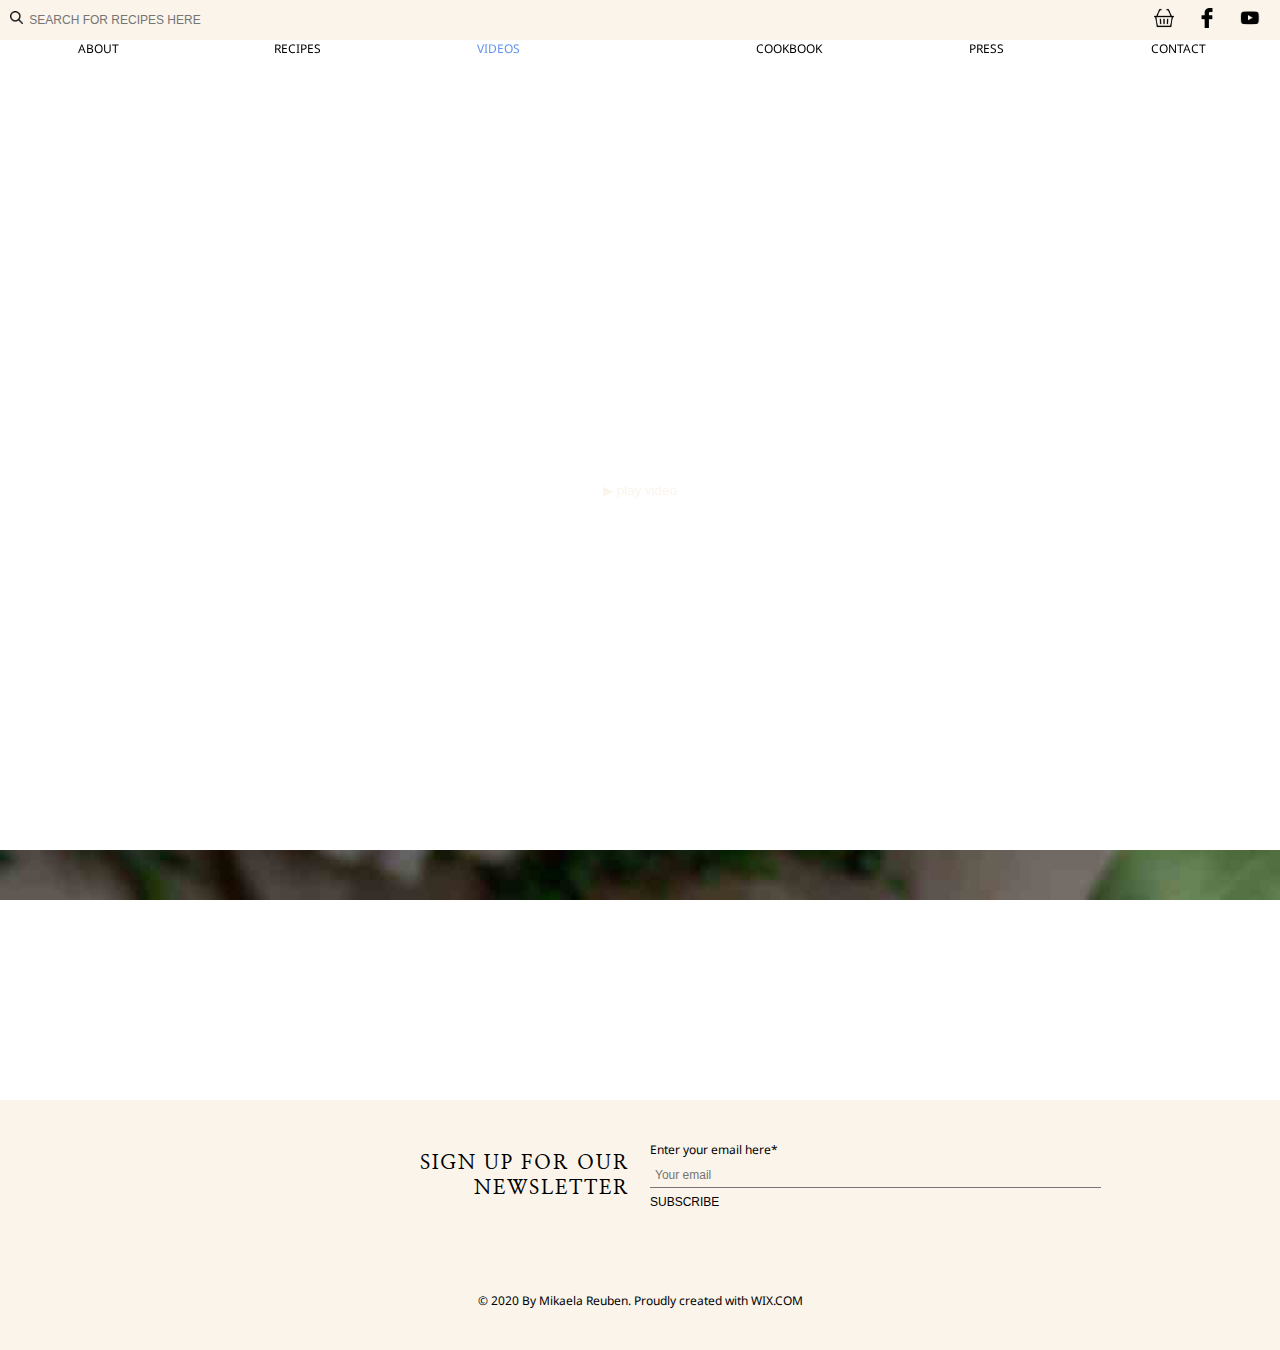
<file: pages/videos.html>
<!DOCTYPE html>
<html lang="en">
<head>
    <meta charset="UTF-8">
    <meta name="viewport" content="width=device-width>, initial-scale=1.0">
    <link rel="stylesheet" href="../css/videos.css">
    <link rel="stylesheet" href="../css/header.css">
    <link rel="stylesheet" href="../css/footer.css">

    <title>ABOUT</title>
</head>
<body>
    <div class="wrap">

        <header>
            <div class="top-box">
                <span class="header-search">
                    <a href="#"><img src="../assets/icons/search.png" /></a>
                    <input type="text" name="searchBox" placeholder=" SEARCH FOR RECIPES HERE">
                </span>
                <span class="header-icons">
                    <a href="#"><img src="../assets/icons/shopping_basket.png" /><a>
                    <a href="#"><img src="../assets/icons/facebook.png" /></a>
                    <a href="#"><img src="../assets/icons/youtube.webp" /></a>
                </span>
            </div>
            <div class="top-nav active">
                <span class="menu">
                    <a href="./about.html" >ABOUT</a>
                    <a href="./recipes.html">RECIPES</a>
                    <a href="#" id="nav-active">VIDEOS</a>
                </span>
                <span class="logo"><a href="../index.html">Mikaela Reuben</a></span>
                <span class="menu">
                    <a href="./cookbook.html">COOKBOOK</a>
                    <a href="./about.html#press">PRESS</a>
                    <a href="./contact.html">CONTACT</a>
                </span>
            </div>
        </header>

        
        <!-- <div class="videos-main">
            <div id="videos-content">
                <video muted loop id="videos-video">
                    <source src="../assets/videos/woman.mp4" type="video/mp4">
                    <strong>Your browser does not support the video tag.</strong>
                </video>
                <button id="videos-play-btn">▶ play video</button>
            </div>
        </div> -->

        <div class="videos-main">
            <div id="videos-content">
                <iframe width="560" height="600" id="ytVideo" src="https://www.youtube.com/embed/4wf3c9v9znI?si=ZkJt5kz9u2NB9BxM&amp;controls=0&enablejsapi=1" title="YouTube video player" frameborder="0" allow="accelerometer; autoplay; clipboard-write; encrypted-media; gyroscope; picture-in-picture; web-share" allowfullscreen></iframe>
                <button id="videos-play-btn">▶ play video</button>
            </div>
        </div>


        <footer class="footer">
            <div id="footer1">
                <span><a href="./contact.html">CONTACT ></a></span>
                <span><a href="./about.html">ABOUT MIKAELA ></a></span>
                <span><a href="./contact.html">HIRE MIKAELA ></a></span>
                <span class="footer-icons">
                    <a href="#"><img src="../assets/icons/insta_white.png" /></a>
                    <a href="#"><img src="../assets/icons/facebook_white.png" /></a>
                    <a href="#"><img src="../assets/icons/youtube_white.png" /></a>
                </span>
            </div>
            <div id="footer2">
                <div>SIGN UP FOR OUR<br>NEWSLETTER</div>
                <div>
                    <div>Enter your email here*</div>
                    <input type="email" name="email" placeholder="Your email">
                    <button id="ebook-button">SUBSCRIBE</button>
                </div>
                <div>
                    © 2020 By Mikaela Reuben. Proudly created with WIX.COM
                </div>
            </div>
        </footer>

    </div>
    <script type="text/javascript" src="../pages.js"></script>
</body>
</html>
</file>
<file: css/about.css>
/* import custom Google fonts */
@import url("https://fonts.googleapis.com/css2?family=Ubuntu:ital,wght@0,400;0,700;1,300&display=swap");
@import url('https://fonts.googleapis.com/css2?family=Caprasimo&family=Nanum+Myeongjo:wght@400;700;800&family=Noto+Sans:ital,wght@0,100..900;1,100..900&display=swap');

/* main content */

h2 {
    font-family: "Nanum Myeongjo", serif;
    font-weight: 800;
    font-style: normal;
    font-size: 23px;
    margin-bottom: 2rem;
}

p {
    font-size: 15px;
    line-height: 2.5rem;
    margin-bottom: 2rem;
}

img{
    height: 100%;
    width: 100%;
}

.about-page-main{
    display: flex;
    flex-direction: column;
    justify-content: space-around;
}

/* about section */

#about {
    margin-top: 130px;
    padding: 5rem;
    height: 600px;
}

#about-content {
    float: right;
    width: 48%;
}

#about img{
    float: right;
    width: 48%;
    vertical-align: top;
    margin-right: 2rem;
    height: 100%;
    object-fit: cover;
    object-position: right top;
}

/* information section */

#infomation{
    background-color:var(--content-bg-color);
    display: flex;
    flex-direction: column;
    justify-content: space-around;
    padding: 5rem 5rem;
    align-items: center;
}

#infomation h2{
    font-size: 20px;
    text-align: center;
    line-height: 2.5rem;
    width: 700px;
    margin-bottom: 50px;
}

#infomation-content{
    float: right;
    width: 50%;
    text-align: left;
}

#infomation-content-img{
    float: left;
    width: 50%;
    height: 70vh;
    text-align: right;
    display: flex;
}

#infomation-content-img img{
    height: 100%;
    width: 45%;
    margin-left: 1rem;
    object-fit: cover;
}

/* hire section */

#hire{
    text-align: center;
    padding: 5rem;
}

#hire-content{
    text-align: center;
    display: flex;
    justify-content: space-around;
    margin-top: 2rem;
    font-size: 17px;
}

/* image section */
#raspberries{
    height: 500px;
    object-fit: cover;
    padding-top: 5rem;
}

/* press section */

#press{
    text-align: center;
    padding: 10rem 5rem;
}

#press-content{
    display: grid;
    grid-template-columns: repeat(auto-fill, minmax(20%, auto));
    grid-template-rows: 200px 200px 200px;
    gap: 10rem 1rem;
}

.press-content-inside:hover{
    cursor: pointer;
    opacity: 0.7;
}

.press-content-inside > img{
    object-fit: cover;
}  

.press-content-inside > p:nth-child(2){
    text-align: left;
    line-height: normal;
    font-size: 14px;
}   

.press-content-inside > p:nth-child(3){
    text-align: left;
    line-height: normal;
    font-size: 11px;
    color: darkolivegreen;
} 

/* =============for mobile============== */
@media screen and (max-width: 768px) {

    #about-content {
        width: 100%;
    }
    
    #about img{
        display: none;
    }

    #infomation-content{
        width: 100%;
    }
    
    #infomation-content-img{
        display: none;
    }

    #infomation h2{
        font-size: 20px;
        text-align: center;
        line-height: 2.5rem;
        width: 500px;
        margin-bottom: 50px;
    }
}
</file>
<file: css/header.css>
/* ==================css valuables======================= */
html {
    --top-bg-color :  #FAF4EB;
    --text-color: black;
    --nav-bg-color:  rgba(255, 255, 255, 0.9);
    --bg-color: white;
    --content-bg-color: #FAF4EB;
    --filter-value : linear-gradient( rgba(0, 0, 0, 0.0), rgba(0, 0, 0, 0.0) );
}


html[theme="dark-mode"] {
    
    --text-color: #eee;
    --bg-color: rgba(20, 20, 20, 1);
    --top-bg-color : #393737;
    --nav-bg-color: rgba(18, 18, 18, 0.8);
    --content-bg-color: #393737;
    --filter-value : linear-gradient( rgba(0, 0, 0, 0.7), rgba(0, 0, 0, 0.6) );

}

/* Reset browser defaults */
* {
    margin: 0;
    padding: 0;
    /* This ensures padding and borders are included in the element's total width and height */
}

/* Set root styles */
/* Overall styles */



html,
body {
    margin: 0;
    padding: 0;
    font-size: 12px;
    font-family: "Noto Sans", sans-serif;
    scroll-behavior: smooth;
    background-color: var(--bg-color);
    color: var(--text-color);
}

.wrap {
    min-height: 100vh;
    /* 최소 높이를 지정 */
    display: flex;
    flex-direction: column;
}

.content {
    display: flex;
    flex-direction: column;
}

/* input outline basic style  */
input {
    outline: none;
}

/* FOR HEADER */

header {
    position: fixed;
    top: 0;
    z-index: 100;
    width: 100vw;
}

.top-box {
    height: 40px;
    background-color: var(--top-bg-color);
    display: flex;
    justify-content: space-between;
    align-items: center;
    width: 100vw;
}


.header-search {
    margin-left: 10px;
}

.header-search a img {
    object-fit: cover;
    width: 13px;
    height: 13px;
}

.header-icons a img:hover {
    opacity: 0.5;
}

.header-search input {
    background-color: transparent;
    border: none;
    width: 300px;
    height: 30px;
    font-size: 12px;
}

.header-search :hover {
    background-color: white;
}

.header-search :focus {
    background-color: white;
}

.header-icons {
    margin-right: 10px;
}

.header-icons a img {
    width: 20px;
    height: 20px;
    margin: 10px;
}

.top-nav {
    display: flex;
    justify-content: space-between;
    height: 60px;
    align-items: center;
    background: transparent;
    vertical-align: baseline;
    width: 100%;
}


.menu {
    display: flex;
    justify-content: space-around;
    padding-left: 0;
    width: 100%;
    height: 100%;
    background-color: var(--nav-bg-color);
}

.menu a {
    justify-content: space-between;
    cursor: pointer;
    text-decoration: none;
    color: var(--text-color);
    text-align: center;
}

.menu li {
    list-style: none;
    align-items: center;
    align-content: center;
    display: flex;
    font-family: -apple-system, BlinkMacSystemFont, "Segoe UI", Helvetica, "Apple Color Emoji", Arial, sans-serif, "Segoe UI Emoji", "Segoe UI Symbol";
    font-size: 1.2rem;
    font-weight: 600;
}

.navbar__toggleBtn {
    display: none;
    position: absolute;
    right: 32px;
    font-size: 24px;
    margin-top: 10px;
    width: 30px;
    height: 30px;
}

.menu a:hover {
    /* color: #718293; */
    color: #ccc;
    transition: color 0.5s;
}

#nav-active {
    color: cornflowerblue;
}

.logo {
    width: 90px;
    text-align: center;
    font-size: 16pt;
    font-weight: 400;
    font-family: "Caprasimo", serif;
    font-weight: 400;
    font-style: normal;
    color: var(--text-color);
    cursor: pointer;
    width: 90px;
    display: inline-block;

}

.logo a {
    font-size: 16pt;
    font-weight: 400;
    font-family: "Caprasimo", serif;
    font-weight: 400;
    font-style: normal;
    color: white;
    text-decoration: none;
}



/* =============for mobile============== */
@media screen and (max-width: 768px) {
    .top-nav {
        flex-direction: column;
        align-items: flex-start;
        padding: 8px 24px;
    }

    .menu {
        position: fixed;
        top: 40px;
        left: 0;
        width: 100%;
        height: 40%;
        background-color: rgba(0, 0, 0, 0.8);
        padding: 0 2rem;
        flex-direction: column;
        justify-content: center;
        align-items: flex-start;
        display: none;
        background-color: var(--nav-bg-color);
        color: var(--text-color);
    }

    .menu a {
        justify-content: space-between;
        cursor: pointer;
        text-decoration: none;
        text-align: center;
    }

    .menu li {
        position: relative;
        font-size: 1.5rem;
        text-decoration: none;
    }

    .menu.activeNav {
        display: flex;
        transform: translateY(100);
        transition: transform 0.5s ease;
        text-align: center;
        animation-name: slide_down;
        animation-duration: 0.7s;
        overflow: hidden;
    }

    @keyframes slide_down {
        0% {
            height: 0px;
        }

        100% {
            height: 40%;
        }
    }

    .menu.activeNav li {
        width: 100%;
        text-align: center;
        margin: 0.5rem;
    }

    .navbar__toggleBtn {
        display: block;
        z-index: 999;
    }

    .menu.activeNav>li:nth-child(4) {
        order: -1;
        margin-bottom: 3rem;
    }

    .menu.activeNav li:hover {
        color: #D8CEC0;
    }

    .underline {
        line-height: 1.2;
        font-family: -apple-system, BlinkMacSystemFont, "Segoe UI", Helvetica, "Apple Color Emoji", Arial, sans-serif, "Segoe UI Emoji", "Segoe UI Symbol";
        font-size: 3em;
        font-weight: 700;
        background-image: linear-gradient(transparent calc(50% - 1px), #000 3px);
        background-repeat: no-repeat;
        background-size: 0% 100%;
        transition: background-size 0.5s;
        color: white;
        cursor: pointer;
    }

    .underline.yellow {
        background-image: linear-gradient(transparent 60%, #D31753 40%);
    }

    .underline:hover {
        background-size: 20% 100%;
    }
}

@media screen and (max-width: 468px) {
    .header-icons {
        display: none;
    }
}





/* ==================darkmode slider======================= */

.switch {
    position: relative;
    width: 48px;
    height: 22px;
    margin-right: 2rem;
}

.switch input {
    display: none;
}

.slider {
    top: 0;
    left: 0;
    right: 0;
    bottom: 0;
    position: absolute;
    cursor: pointer;
    background-color: gray;
    border-radius: 34px;
    transition: 0.4s;
}

/* ! */
.slider::before {
    position: absolute;
    content: "";
    height: 15px;
    width: 15px;
    left: 4px;
    bottom: 4px;
    background-color: white;
    transition: 0.5s;
    border-radius: 50%;
}

input:checked+.slider {
    background-color: black;
}

input:checked+.slider::before {
    /* ! */
    transform: translateX(26px);
}
</file>
<file: css/footer.css>
/* footer */
footer {
    margin-top: auto;
    height: 500px;
    width: 100%;
}

#footer1 {
    height: 50%;
    width: 100%;
    top: 0;
    display: flex;
    flex-direction: row;
    align-items: center;
    align-content: stretch;
    flex-wrap: wrap;
    background-image: url(../assets/images/vegies-dark.jpg);
    background-attachment: fixed;
    background-size: cover;
}

#footer1 span {
    flex: 1 1 30%;
    text-align: center;
}

#footer1 span a {
    color: white;
    text-decoration: none;
}

.footer-icons a img {
    width: 20px;
    height: 20px;
    margin: 10px;
}


#footer2 {
    display: flex;
    width: 100%;
    height: 50%;
    background-color: var(--content-bg-color);
    align-items: center;
    position: relative;
    justify-content: center;
    flex-wrap: wrap;
}

#footer2 div {
    flex: 1 1 35%;
}

#footer2>div:nth-child(1) {
    text-align: right;
    font-family: "Nanum Myeongjo", serif;
    font-weight: 700;
    font-style: normal;
    font-size: 20px;
    letter-spacing: 2px;
    margin-right: 20px;
}

#footer2>div:nth-child(2) input {
    width: 70%;
    border-width: 0px 0px 1px 0px;
    padding: 5px;
    font-size: 12px;
    background-color: transparent;
    margin: 5px 0px;
}

#footer2>div:nth-child(2) button {
    background-color: transparent;
    border: 0;
    width: 100%;
    cursor: pointer;
    height: 10px;
    font-size: 12px;
    text-align: left;
}

#footer2>div:nth-child(3) {
    text-align: center;
}

#footer2>div:nth-child(2) button:hover {
    color: darkslategray;
}

#footer2>div:nth-child(2) button:active {
    color: cornflowerblue;
}
</file>
<file: css/contact.css>
/* import custom Google fonts */
@import url("https://fonts.googleapis.com/css2?family=Ubuntu:ital,wght@0,400;0,700;1,300&display=swap");
@import url('https://fonts.googleapis.com/css2?family=Caprasimo&family=Nanum+Myeongjo:wght@400;700;800&family=Noto+Sans:ital,wght@0,100..900;1,100..900&display=swap');

/* main content */

h2 {
    font-family: "Nanum Myeongjo", serif;
    font-weight: 800;
    font-style: normal;
    font-size: 23px;
}

.contact-main {
    margin-top: 100px;
    padding: 5rem;
    height: 600px;
    display: flex;
    justify-content: center;
}

#contact-background-img {
    background-image: url("../assets/images/salad.jpg");
    width: 850px;
    height: 100%;
    width: 850px;
    object-fit: fill;
}

#contact-content {
    display: flex;
    flex-direction: column;
    width: 450px;
    height: 300px;
    justify-content: space-around;
    text-align: center;
    align-items: center;
    top: 50%;
    left: 50%;
    transform: translate(-50%, -50%);
    position: absolute;
    padding: 5%;
    color: black;
}

#contact-content p {
    margin: 1rem 0;
    font-size: 15px;
    line-height: 2.5rem;
}

.contact {
    width: 85%;
}

.contact input {
    width: 100%;
    border-width: 0px 0px 1px 0px;
    padding: 10px;
    font-size: 13px;
    margin: 1rem 0;
    background-color: transparent;
}

form{
    width: 100%;
}

.contact input:hover {
    border-width: 0px 0px 2px 0px;
}

.contact input:focus {
    width: 100%;
    border-width: 0px 0px 2px 0px;
}

.contact div{
    text-align: left;
    font-size: 13px;
}

#email-button {
    background-color: transparent;
    border: 0;
    width: 100%;
    cursor: pointer;
    height: 30px;
}

#email-button:hover {
    background-color: rgba(0, 0, 0, 0.7);
    color: white;
}

#email-button:active {
    background-color: rgba(100, 149, 237, 0.7);
    color: white;
}
</file>
<file: css/cookbook.css>
/* import custom Google fonts */
@import url("https://fonts.googleapis.com/css2?family=Ubuntu:ital,wght@0,400;0,700;1,300&display=swap");
@import url('https://fonts.googleapis.com/css2?family=Caprasimo&family=Nanum+Myeongjo:wght@400;700;800&family=Noto+Sans:ital,wght@0,100..900;1,100..900&display=swap');

/* input outline basic style  */
input {
    outline: none;
}

/* main content */
/* USE FLOAT */

h2 {
    font-family: "Nanum Myeongjo", serif;
    font-weight: 800;
    font-style: normal;
    font-size: 23px;
}

.cookbook-main {
    margin-top: 130px;
    padding: 5rem 15rem;
    height: 600px;
}

#cookbook-content {
    float: left;
    width: 300px;
    background-color: var(--content-bg-color);
    padding: 5%;
    align-content: center;
}

#cookbook-content p {
    margin: 2rem 0;
    font-size: 15px;
    line-height: 2.5rem;
}

.cookbook-main img{
    float: right;
    width: 60%;
    vertical-align: top;
    height: 100%;
    object-fit: cover;
    object-position: right top;
}

.cookbook-email {
    width: 85%;
    font-size: 11px;
}

.cookbook-email input {
    width: 100%;
    border-width: 0px 0px 1px 0px;
    padding: 10px;
    font-size: 13px;
    background-color: var(--top-bg-color);
}

.cookbook-email input:active {
    width: 100%;
    border-width: 0px 0px 1px 0px;
}

#email-button {
    background-color: transparent;
    border: 0;
    width: 250px;
    cursor: pointer;
    height: 30px;
}

/*button pushing effect*/
#email-button:active {
    color: cornflowerblue;
}

@media screen and (max-width: 1020px) {
    .cookbook-main img{
        display: none;
    }
    #cookbook-content {
        width: 400px;
        background-color: var(--content-bg-color);
        padding: 5%;
        align-content: center;
        height: 400px;
        text-align: center;
        place-content: center;
    }
    .cookbook-email {
        width: 90%;
        font-size: 11px;
        box-sizing: border-box;
        padding-left: 30px;
    }
  }
</file>
<file: css/faq.css>
/* import custom Google fonts */
@import url("https://fonts.googleapis.com/css2?family=Ubuntu:ital,wght@0,400;0,700;1,300&display=swap");
@import url('https://fonts.googleapis.com/css2?family=Caprasimo&family=Nanum+Myeongjo:wght@400;700;800&family=Noto+Sans:ital,wght@0,100..900;1,100..900&display=swap');

/* main content */
/* USE FLOAT */

h1 {
    font-family: "Nanum Myeongjo", serif;
    font-weight: 800;
    font-style: normal;
    font-size: 45px;
}

.wrap{
    align-items: center;
}

.faq-title{
    margin-top: 100px;
    padding: 50px 0px;
    width: 100vw;
    text-align: center;
    display: flex;
    flex-direction: column;
    background-image: var(--filter-value), url('../assets/images/faq.jpg');
    object-fit: cover;
    background-attachment: fixed;
    align-items: center;
}

.faq-title > h1 > span{
    font-size: 65px;
}

.faq-title > div{
    font-size: 15px;
    margin-top: 2rem;
    padding: 0px 10rem;
    text-align: center;
    align-content: center;
    width: 500px;
}

.faq-main {
    padding: 5rem 15rem;
    height: 300px;
}

.container {
    width: 100%;
    max-width: 800px;
    min-width: 400px;
    position: relative;
}

.container::before {
    content: "";
    position: absolute;
    width: 90%;
    height: 100%;
    margin: 0;
    top: 0;
    right: 0;
    background-color: transparent;
    box-shadow: 0px 20px 40px #52616b;
    opacity: 0.2;
    z-index: -1;
    transition: all 0.4s ease-in-out;
}

.container:hover.container::before {
    box-shadow: 0px 40px 90px #52616b;
}

ul {
    list-style: none;
    padding: 0;
    background-color: var(--bg-color);
    border-radius: 5px;
}

.accordion-title {
    position: relative;
    padding: 20px;
    font-size: 18px;
    font-weight: 500;
    letter-spacing: 0.03em;
    color: var(--text-color);
    cursor: pointer;
    transition: padding-left 0.2s ease-in-out;
}

.accordion-title:hover {
    padding-left: 25px;
}

.accordion-title::before,
.accordion-title::after {
    content: "";
    position: absolute;
    height: 2px;
    border-radius: 50px;
    bottom: 0;
    left: 0;
    transition: all 0.6s ease-in-out;
}

.accordion-title::before {
    width: 100%;
    background-color: #c9d6df;
}

.accordion-title::after {
    background: linear-gradient(90deg, #52616b, #c9d6df);
    width: 0;
}

.accordion-title:hover.accordion-title::after {
    width: 100%;
}

.accordionTitleActive::after {
    content: "";
    position: absolute;
    height: 2px;
    border-radius: 50px;
    transition: all 0.6s ease-in-out;
    bottom: 0;
    left: 0;
    /* display: flex;
  justify-content: center;
  align-items: center; */
}

.accordionTitleActive:after {
    background-image: linear-gradient(90deg, #52616b, #c9d6df);
    width: 100%;
}

.icon {
    float: right;
    width: 30px;
    height: 30px;
    display: flex;
    /* margin-top: -3px; */
    align-items: center;
    justify-content: center;
}

.icon::before,
.icon::after {
    content: "";
    position: absolute;
    /* border-radius: 50px; */
    background-color: #c9d6df;
    transition: all 0.3s ease;
}

.icon::before {
    width: 2px;
    height: 20px;
}

.icon::after {
    width: 20px;
    height: 2px;
}

.accordion-title:hover .icon::before,
.accordion-title:hover .icon::after {
    background-color: #52616b;
}

.icon.anime.icon:before {
    transform: rotate(90deg);
}

.accordion .item .text {
    opacity: 0;
    height: 0;
    padding: 0 20px;
    position: relative;
    line-height: 24px;
    font-size: 16px;
    font-weight: 200;
    letter-spacing: 0.01em;
    transition: all 0.4s ease-out;
    overflow: hidden;
    background-color: var(--content-bg-color);
}

.accordion .item .text.show {
    opacity: 1;
    height: auto;
    padding: 25px 20px;
    position: relative;
    z-index: 0;
    border-radius: 0px 0px 3px 3px;
}

.faq-another{
    height: 100px;
    font-size: 15px;
    margin-top: 10rem;
    width: 500px;
    text-align: center;
}

.faq-another > p{
    color: #ccc;
}

.faq-another > p:first-child{
    color: #52616b;
    font-size: 16px;
}
</file>
<file: css/recipes.css>
/* import custom Google fonts */
@import url("https://fonts.googleapis.com/css2?family=Ubuntu:ital,wght@0,400;0,700;1,300&display=swap");
@import url('https://fonts.googleapis.com/css2?family=Caprasimo&family=Nanum+Myeongjo:wght@400;700;800&family=Noto+Sans:ital,wght@0,100..900;1,100..900&display=swap');

/* main content */
/* USE GRID */
/* USE OVERFLOW */

h2 {
    font-family: "Nanum Myeongjo", serif;
    font-weight: 800;
    font-style: normal;
    font-size: 23px;
    padding-bottom: 20px;
}

.recipes-main {
    margin-top: 130px;
    padding: 5rem;
}

.recipes-content {
    display: grid;
    grid-template-columns: repeat(auto-fill, minmax(20%, auto));
    grid-template-rows: 1fr 1fr 1fr 1fr;
    gap: 4rem 1rem;
    overflow: hidden;
}


@media screen and (max-width: 768px) {
    .recipes-content {
      grid-template-columns: 1fr 1fr;
    }
  
    .recipes-content-inside {
      grid-column: 1 / 4;
    }
  
    .recipes-content-inside > p {
      font-size: 2rem;
    }
  }

  @media screen and (max-width: 1024px) {
    .recipes-content {
        grid-template-columns: repeat(auto-fill, minmax(30%, auto));
    }
  
    .recipes-content-inside {
      grid-column: 1 / 0;
    }
  
    .recipes-content-inside > p {
      font-size: 3rem;
    }
  }

.recipes-content-inside {
    display: flex;
    flex-direction: column;
    justify-content: space-between;
    overflow: hidden;
}
.recipes-content-inside p {
    height: 20%;
    width: 100%;
    background-color:var(--bg-color);
    position: relative;
    z-index: 50;
    padding-top: 20px;
}

.recipes-content-inside img {
    height: 90%;
    width: 100%;
    object-fit: cover;
    overflow: hidden;
}

/* Pseudo-classes */

.recipes-content-inside:hover {
    cursor: pointer;
}

.recipes-content-inside img:hover {
    height: 90%;
    width: 100%;
    cursor: pointer;
    opacity: 0.7;
    transform: scale(1.3);
    -o-transform: scale(1.3);
    -moz-transform: scale(1.3);
    -webkit-transform: scale(1.3);
    transition: transform .35s;
    -o-transition: transform .35s;
    -moz-transition: transform .35s;
    -webkit-transition: transform .35s;
}

.recipes-content-inside p {
    font-family: "Nanum Myeongjo", serif;
    font-weight: 800;
    font-style: normal;
    font-size: 15px;
    text-transform: uppercase;
}
</file>
<file: css/videos.css>
/* import custom Google fonts */
@import url("https://fonts.googleapis.com/css2?family=Ubuntu:ital,wght@0,400;0,700;1,300&display=swap");
@import url('https://fonts.googleapis.com/css2?family=Caprasimo&family=Nanum+Myeongjo:wght@400;700;800&family=Noto+Sans:ital,wght@0,100..900;1,100..900&display=swap');

/* main content */

h2 {
    font-family: "Nanum Myeongjo", serif;
    font-weight: 800;
    font-style: normal;
    font-size: 23px;
}

.videos-main {
    margin-top: 130px;
    padding: 5rem;
}

#videos-content{
    width: 100%;
    height: 600px;
    position: relative;
}

#ytVideo{
    width: 100%;
    height: 100%;
    filter: brightness(0.6);
}

#videos-play-btn{
    top: 50%;
    left: 50%;
    transform: translate(-50%, -50%);
    position: absolute;
    color: #FAF4EB;
    background-color: transparent;
    width: 200px;
    height: 50px;
    border: 1px solid #ffffff;
    border-radius: 15px;
    cursor: pointer;
}

#videos-play-btn:hover{
    background-color: white;
    color: black;
    border-color: black;
}
</file>
